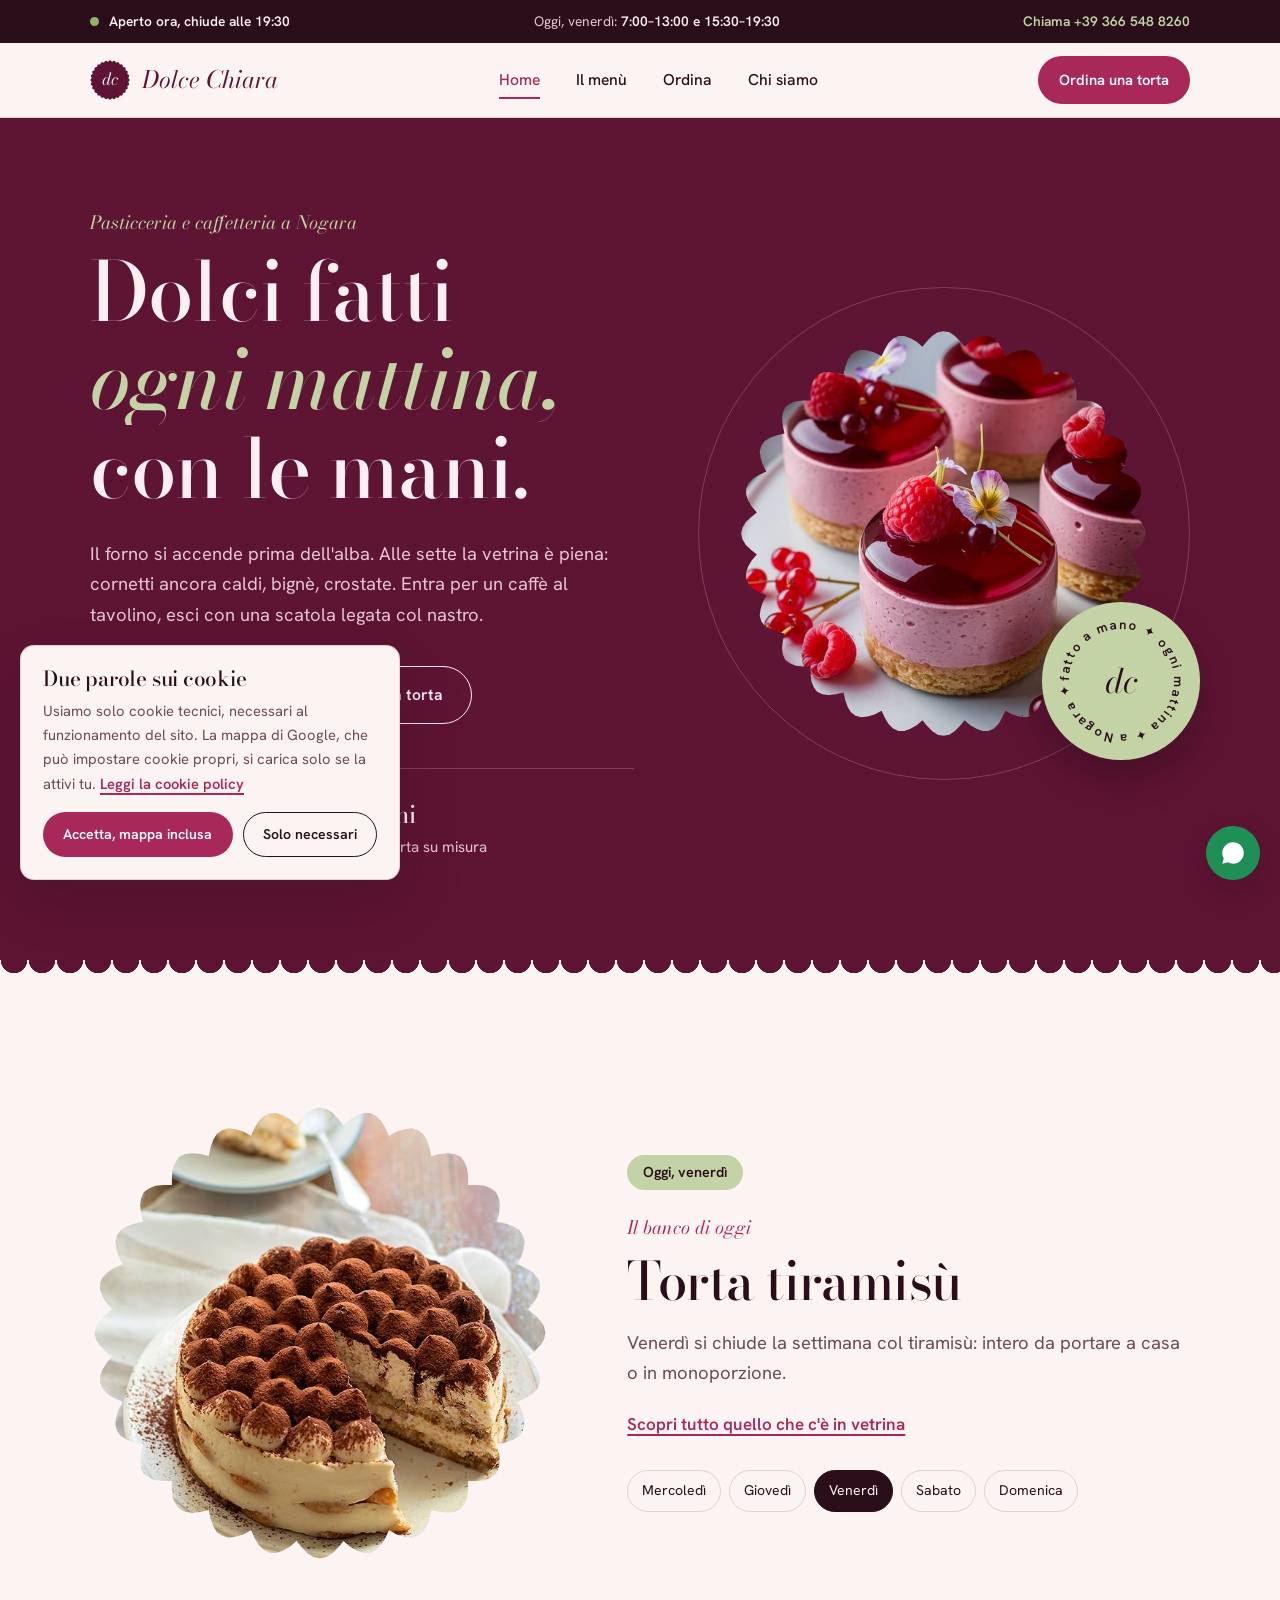
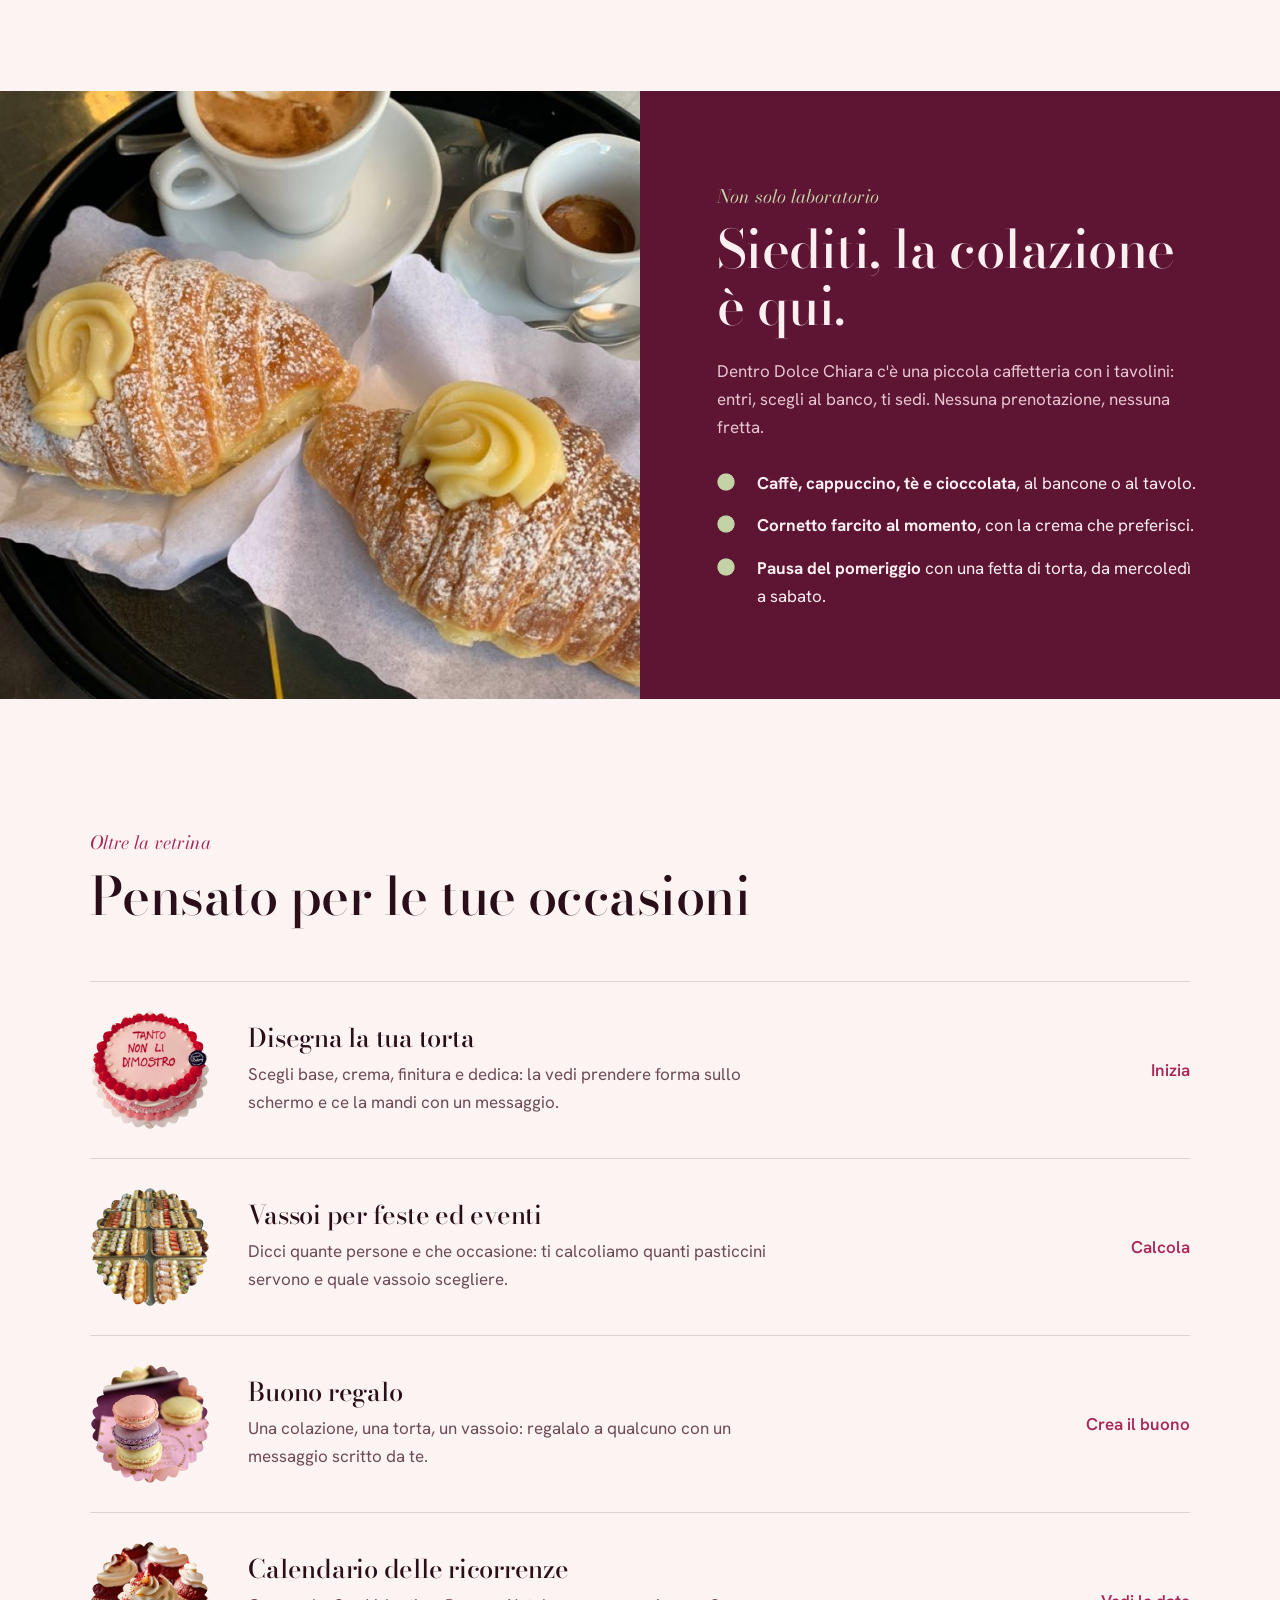
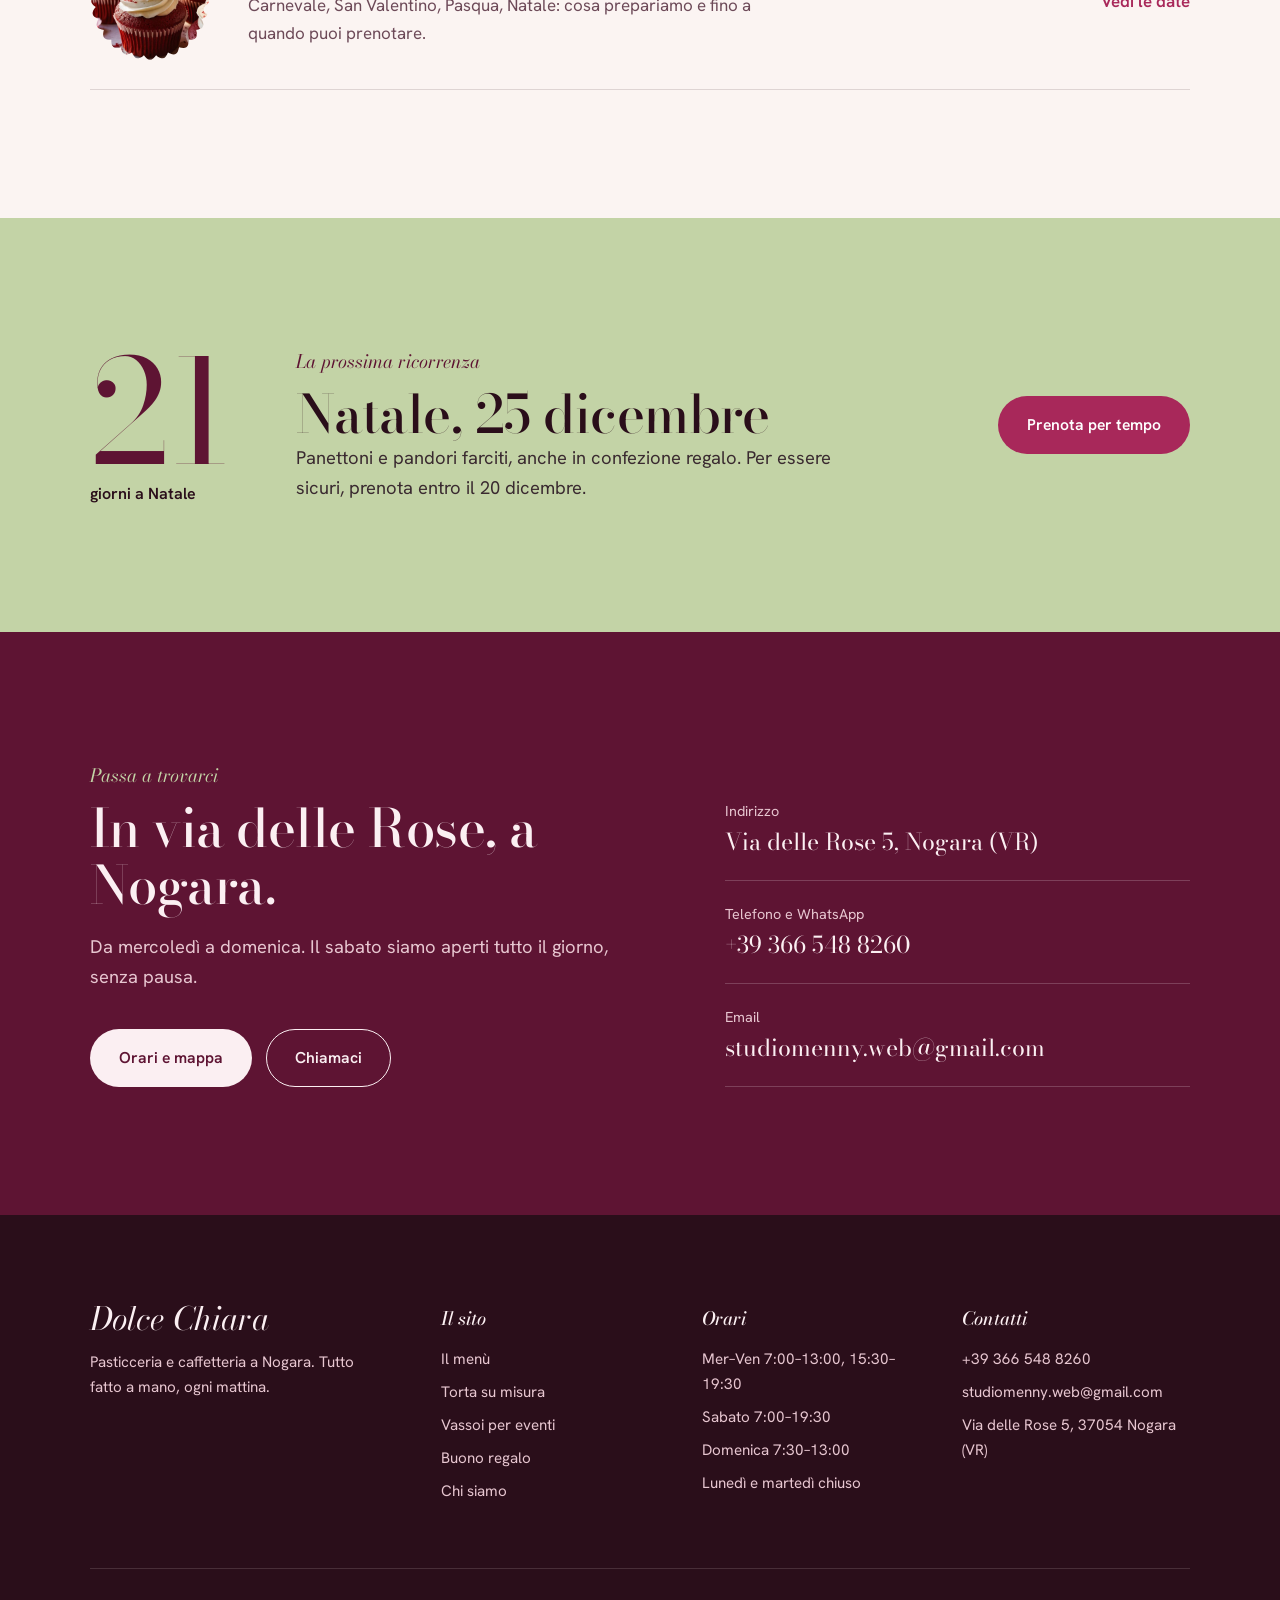
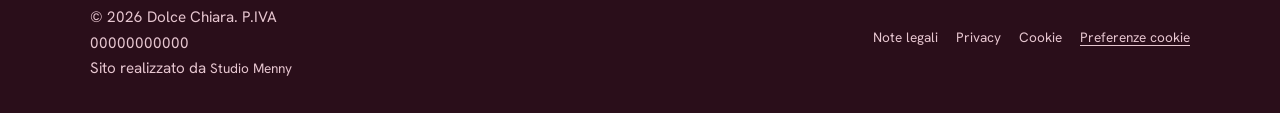
<file: index.html>
<!DOCTYPE html>
<html lang="it">
<head>
<meta charset="UTF-8">
<meta name="viewport" content="width=device-width, initial-scale=1">
<title>Dolce Chiara | Pasticceria e caffetteria a Nogara</title>
<meta name="description" content="Cornetti sfornati ogni mattina, colazione al tavolino, torte su misura e vassoi per le feste. Pasticceria e caffetteria a Nogara (VR).">
<meta name="theme-color" content="#5E1433">
<meta property="og:type" content="website">
<meta property="og:locale" content="it_IT">
<meta property="og:site_name" content="Dolce Chiara">
<meta property="og:title" content="Dolce Chiara | Pasticceria e caffetteria a Nogara">
<meta property="og:description" content="Cornetti ogni mattina, colazione al tavolino, torte su misura e vassoi per le feste.">
<meta property="og:image" content="https://studiomenny.github.io/DOLCE-CHIARA/images/monoporzione_frutti_rossi.jpg">
<meta property="og:url" content="https://studiomenny.github.io/DOLCE-CHIARA/">
<meta name="twitter:card" content="summary_large_image">
<link rel="icon" href="data:image/svg+xml,%3Csvg xmlns='http://www.w3.org/2000/svg' viewBox='0 0 100 100'%3E%3Ccircle cx='50' cy='50' r='48' fill='%235E1433'/%3E%3Ctext x='50' y='64' text-anchor='middle' font-family='Georgia,serif' font-style='italic' font-size='46' fill='%23C3D3A6'%3Edc%3C/text%3E%3C/svg%3E">
<link rel="preconnect" href="https://fonts.googleapis.com">
<link rel="preconnect" href="https://fonts.gstatic.com" crossorigin>
<link href="https://fonts.googleapis.com/css2?family=Bodoni+Moda:ital,opsz,wght@0,6..96,400..700;1,6..96,400..700&family=Hanken+Grotesk:wght@400;500;600;700&display=swap" rel="stylesheet">
<link rel="stylesheet" href="css/style.css">
<script>document.documentElement.classList.add('js')</script>
<script src="js/main.js" defer></script>
</head>
<body data-pagina="home">
<noscript><p class="wrap" style="padding:14px 0">Menu: <a href="menu.html">Il menù</a>, <a href="ordina.html">Ordina</a>, <a href="chi-siamo.html">Chi siamo</a>. Telefono <a href="tel:+393665488260">+39 366 548 8260</a>.</p></noscript>

<main id="contenuto">

  <section class="hero smerlo scuro">
    <div class="wrap">
      <div>
        <span class="cappello">Pasticceria e caffetteria a Nogara</span>
        <h1>
          <span class="riga"><span>Dolci fatti</span></span>
          <span class="riga"><span><em>ogni mattina,</em></span></span>
          <span class="riga"><span>con le mani.</span></span>
        </h1>
        <p class="intro">Il forno si accende prima dell'alba. Alle sette la vetrina è piena: cornetti ancora caldi, bignè, crostate. Entra per un caffè al tavolino, esci con una scatola legata col nastro.</p>
        <div class="hero-azioni">
          <a class="btn btn-chiaro" href="menu.html">Guarda il menù</a>
          <a class="btn btn-bordo" href="ordina.html#torta">Disegna la tua torta</a>
        </div>
        <div class="hero-fatti">
          <p><strong>7:00</strong>vetrina piena</p>
          <p><strong>21</strong>dolci in carta</p>
          <p><strong>3 giorni</strong>per una torta su misura</p>
        </div>
      </div>

      <div class="piatto" aria-hidden="true">
        <div class="piatto-anello"></div>
        <div class="piatto-foto"><img src="images/monoporzione_frutti_rossi.jpg" alt=""></div>
        <div class="timbro">
          <svg viewBox="0 0 100 100"><defs><path id="giro" d="M50 50 m-38 0 a38 38 0 1 1 76 0 a38 38 0 1 1 -76 0"/></defs><text><textPath href="#giro" textLength="236" lengthAdjust="spacing">fatto a mano ✦ ogni mattina ✦ a Nogara ✦</textPath></text></svg>
          <span class="timbro-centro">dc</span>
        </div>
      </div>
    </div>
  </section>

  <section class="sez" aria-labelledby="banco-titolo">
    <div class="wrap oggi appare" data-banco>
      <div class="oggi-foto"><img data-banco-foto src="images/bigne_cioccolato.jpg" alt="Bignè al cioccolato"></div>
      <div>
        <span class="oggi-giorno" data-banco-giorno>Oggi</span>
        <span class="cappello" id="banco-titolo">Il banco di oggi</span>
        <h2 data-banco-nome>Bignè al cioccolato</h2>
        <p class="intro" data-banco-frase>Ogni giorno di apertura c'è un dolce in primo piano.</p>
        <p style="margin-top:22px"><a class="link" href="menu.html">Scopri tutto quello che c'è in vetrina</a></p>
        <div class="oggi-settimana" aria-label="Il dolce in evidenza negli altri giorni"></div>
      </div>
    </div>
  </section>

  <section class="caffe" aria-labelledby="caffe-titolo">
    <div class="caffe-foto"><img src="images/colazione.jpg" alt="Due cornetti alla crema con cappuccino e caffè su un vassoio al tavolino" loading="lazy"></div>
    <div class="caffe-testo scuro">
      <span class="cappello">Non solo laboratorio</span>
      <h2 id="caffe-titolo">Siediti, la colazione è qui.</h2>
      <p>Dentro Dolce Chiara c'è una piccola caffetteria con i tavolini: entri, scegli al banco, ti sedi. Nessuna prenotazione, nessuna fretta.</p>
      <ul class="caffe-lista">
        <li><span><strong>Caffè, cappuccino, tè e cioccolata</strong>, al bancone o al tavolo.</span></li>
        <li><span><strong>Cornetto farcito al momento</strong>, con la crema che preferisci.</span></li>
        <li><span><strong>Pausa del pomeriggio</strong> con una fetta di torta, da mercoledì a sabato.</span></li>
      </ul>
    </div>
  </section>

  <section class="sez" aria-labelledby="servizi-titolo">
    <div class="wrap">
      <div class="testa appare">
        <span class="cappello">Oltre la vetrina</span>
        <h2 id="servizi-titolo">Pensato per le tue occasioni</h2>
      </div>
      <div class="servizi appare">
        <a class="servizio" href="ordina.html#torta">
          <span class="servizio-foto"><img src="images/torta_con_dedica.jpg" alt="" loading="lazy"></span>
          <span><h3>Disegna la tua torta</h3><p>Scegli base, crema, finitura e dedica: la vedi prendere forma sullo schermo e ce la mandi con un messaggio.</p></span>
          <span class="servizio-vai">Inizia</span>
        </a>
        <a class="servizio" href="ordina.html#vassoi">
          <span class="servizio-foto"><img src="images/vassoi_pasticceria.jpg" alt="" loading="lazy"></span>
          <span><h3>Vassoi per feste ed eventi</h3><p>Dicci quante persone e che occasione: ti calcoliamo quanti pasticcini servono e quale vassoio scegliere.</p></span>
          <span class="servizio-vai">Calcola</span>
        </a>
        <a class="servizio" href="ordina.html#buono">
          <span class="servizio-foto"><img src="images/macarons.jpg" alt="" loading="lazy"></span>
          <span><h3>Buono regalo</h3><p>Una colazione, una torta, un vassoio: regalalo a qualcuno con un messaggio scritto da te.</p></span>
          <span class="servizio-vai">Crea il buono</span>
        </a>
        <a class="servizio" href="ordina.html#ricorrenze">
          <span class="servizio-foto"><img src="images/cupcake_red_velvet.jpg" alt="" loading="lazy"></span>
          <span><h3>Calendario delle ricorrenze</h3><p>Carnevale, San Valentino, Pasqua, Natale: cosa prepariamo e fino a quando puoi prenotare.</p></span>
          <span class="servizio-vai">Vedi le date</span>
        </a>
      </div>
    </div>
  </section>

  <section class="sez sez-pistacchio" aria-labelledby="festa-titolo" data-prossima>
    <div class="wrap ricorrenza appare">
      <p class="conta" data-conta>…</p>
      <div>
        <span class="cappello" style="color:var(--lampone)">La prossima ricorrenza</span>
        <h2 id="festa-titolo" data-festa-nome>In arrivo</h2>
        <p class="intro" data-festa-testo></p>
      </div>
      <a class="btn btn-pieno" href="ordina.html#ricorrenze">Prenota per tempo</a>
    </div>
  </section>

  <section class="sez sez-scura scuro" aria-labelledby="visita-titolo">
    <div class="wrap visita appare">
      <div>
        <span class="cappello">Passa a trovarci</span>
        <h2 id="visita-titolo">In via delle Rose, a Nogara.</h2>
        <p class="intro" style="margin-top:18px">Da mercoledì a domenica. Il sabato siamo aperti tutto il giorno, senza pausa.</p>
        <div class="hero-azioni">
          <a class="btn btn-chiaro" href="chi-siamo.html#dove">Orari e mappa</a>
          <a class="btn btn-bordo" href="tel:+393665488260">Chiamaci</a>
        </div>
      </div>
      <div class="visita-dati">
        <div><span>Indirizzo</span><p>Via delle Rose 5, Nogara (VR)</p></div>
        <div><span>Telefono e WhatsApp</span><a href="tel:+393665488260">+39 366 548 8260</a></div>
        <div><span>Email</span><a href="mailto:studiomenny.web@gmail.com">studiomenny.web@gmail.com</a></div>
      </div>
    </div>
  </section>

</main>
</body>
</html>
</file>
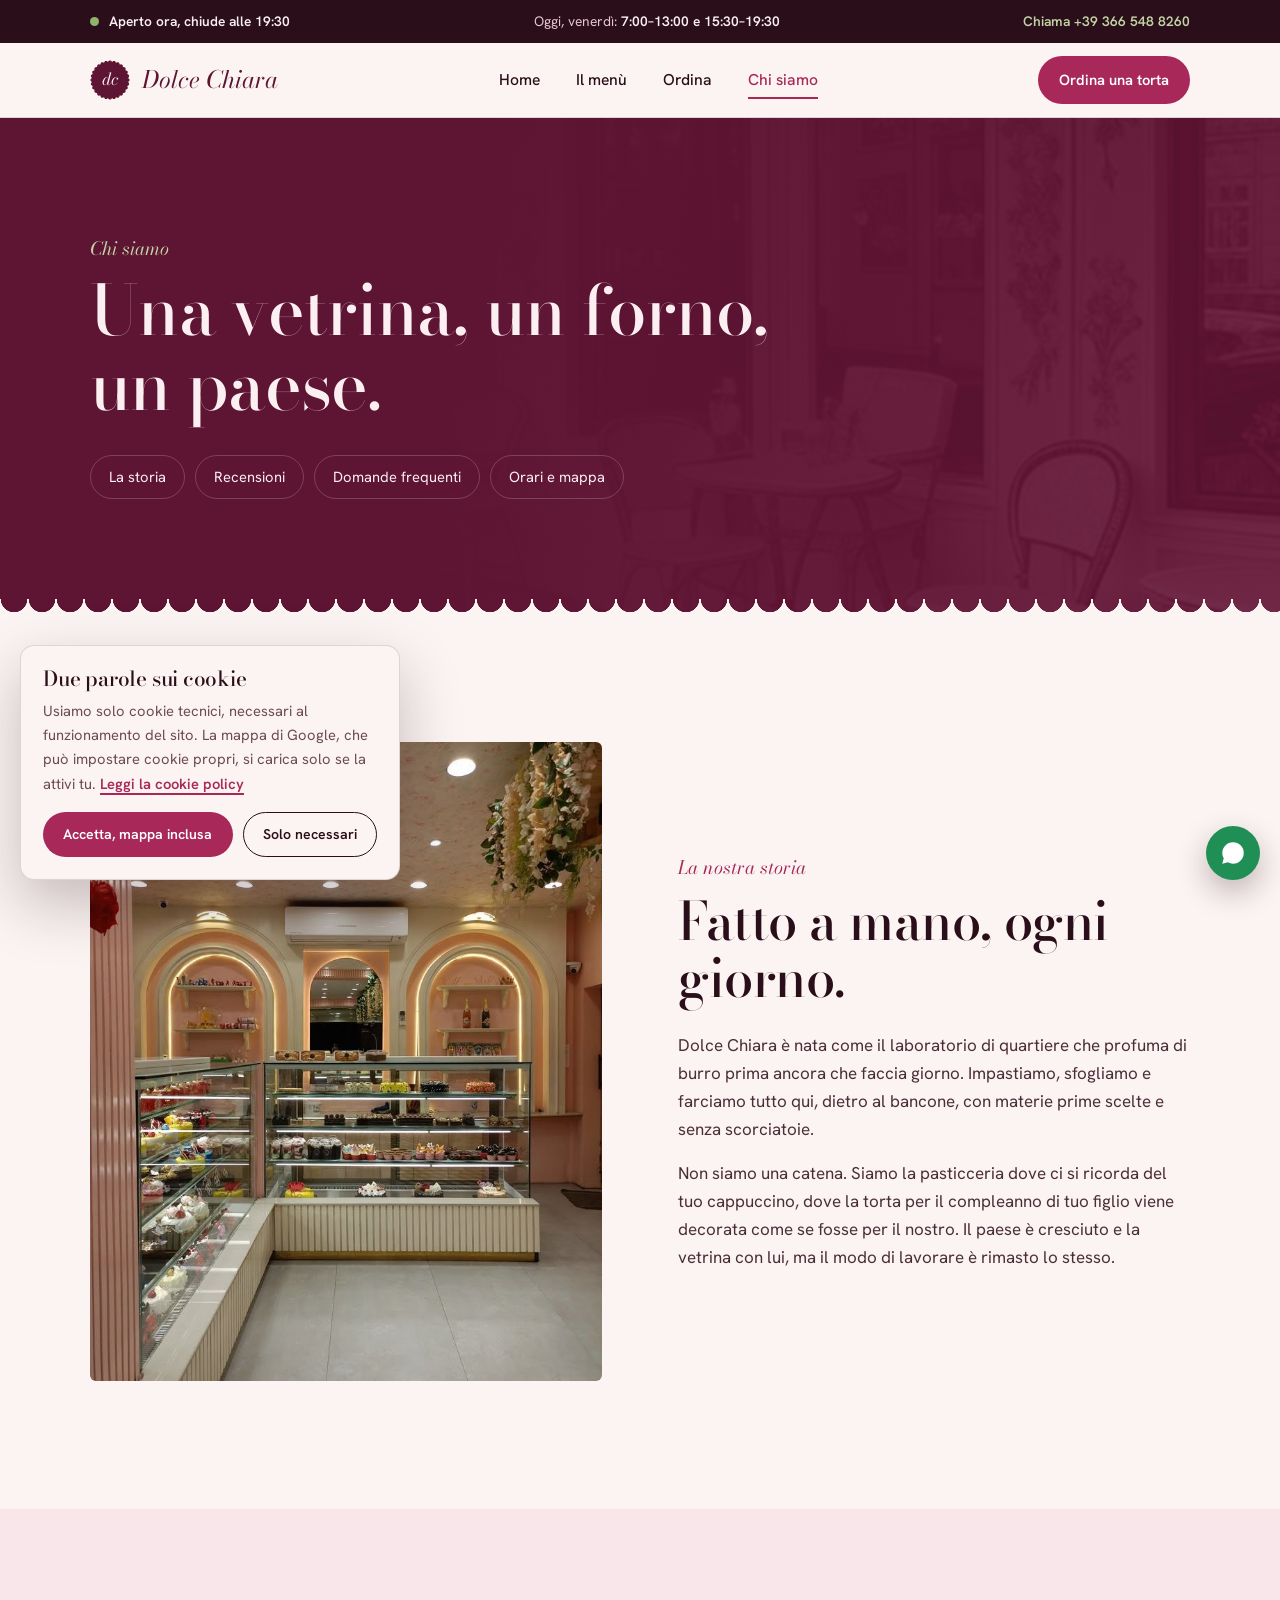
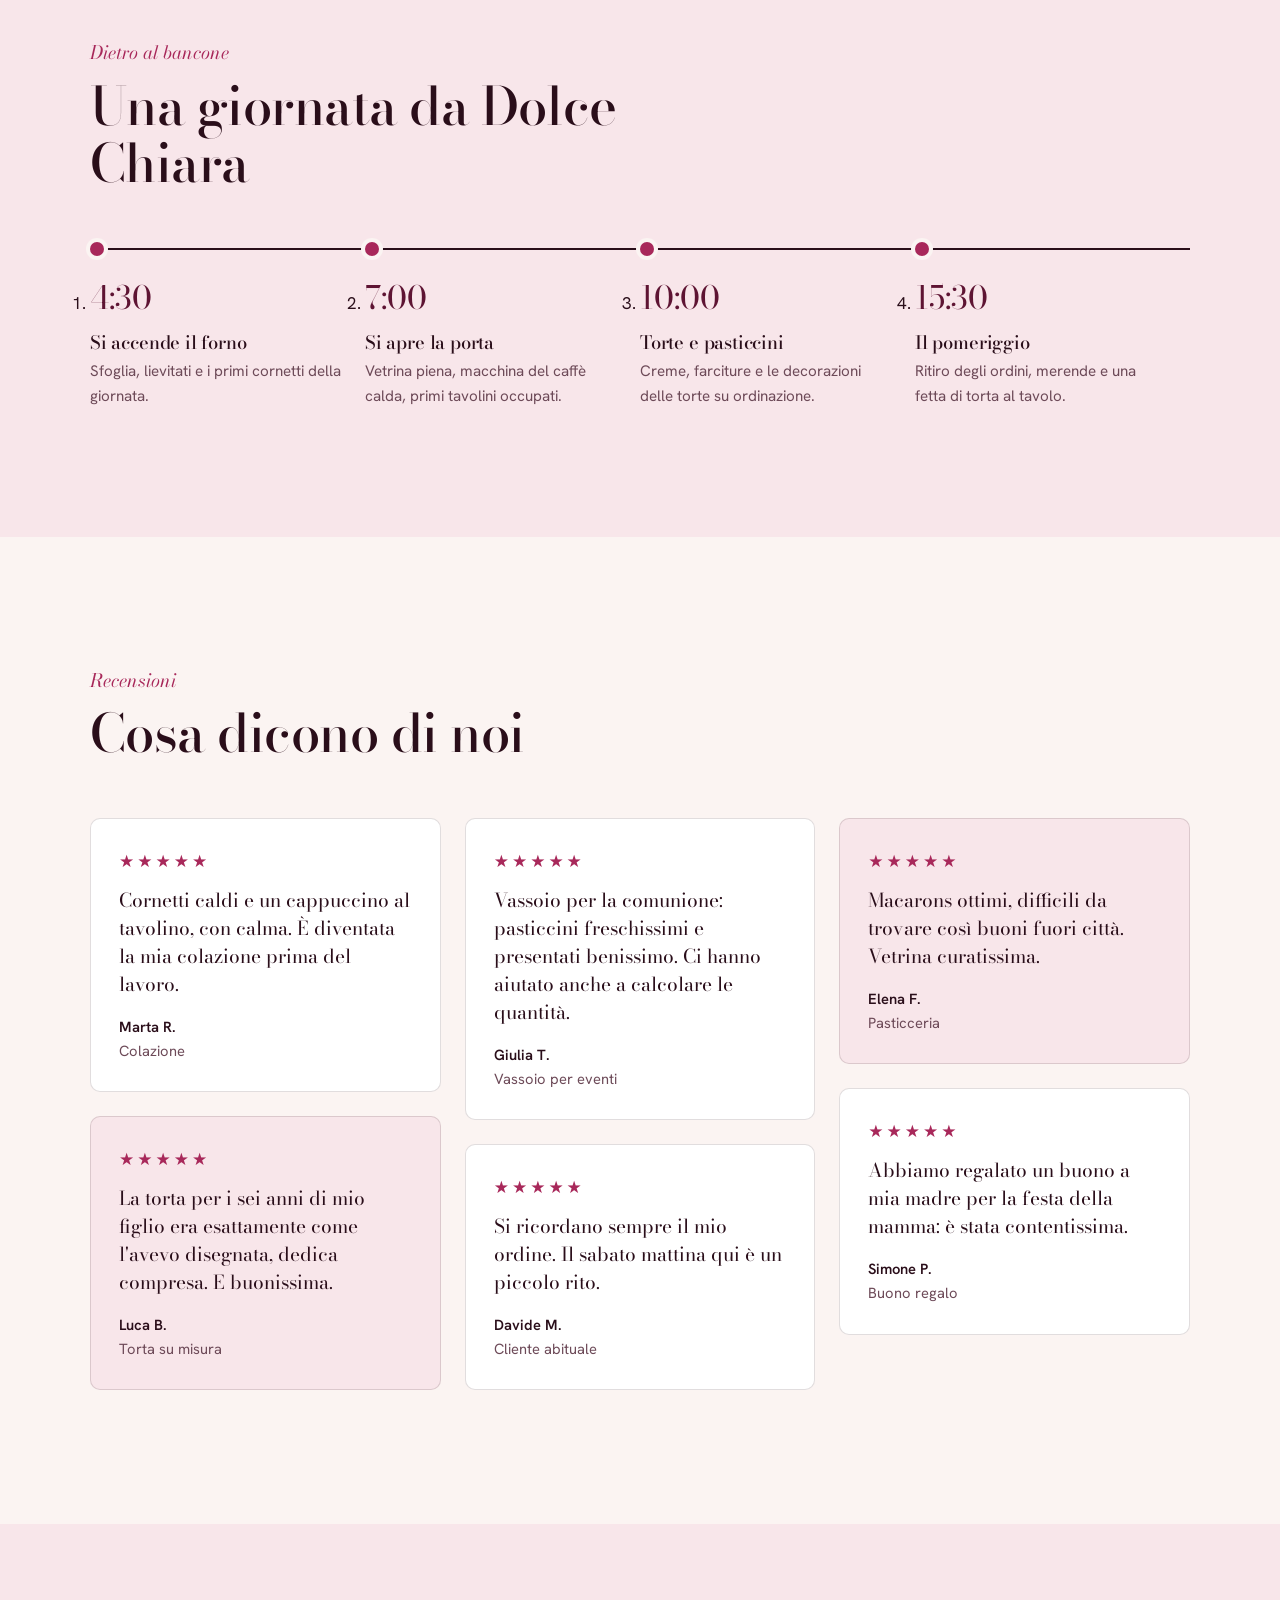
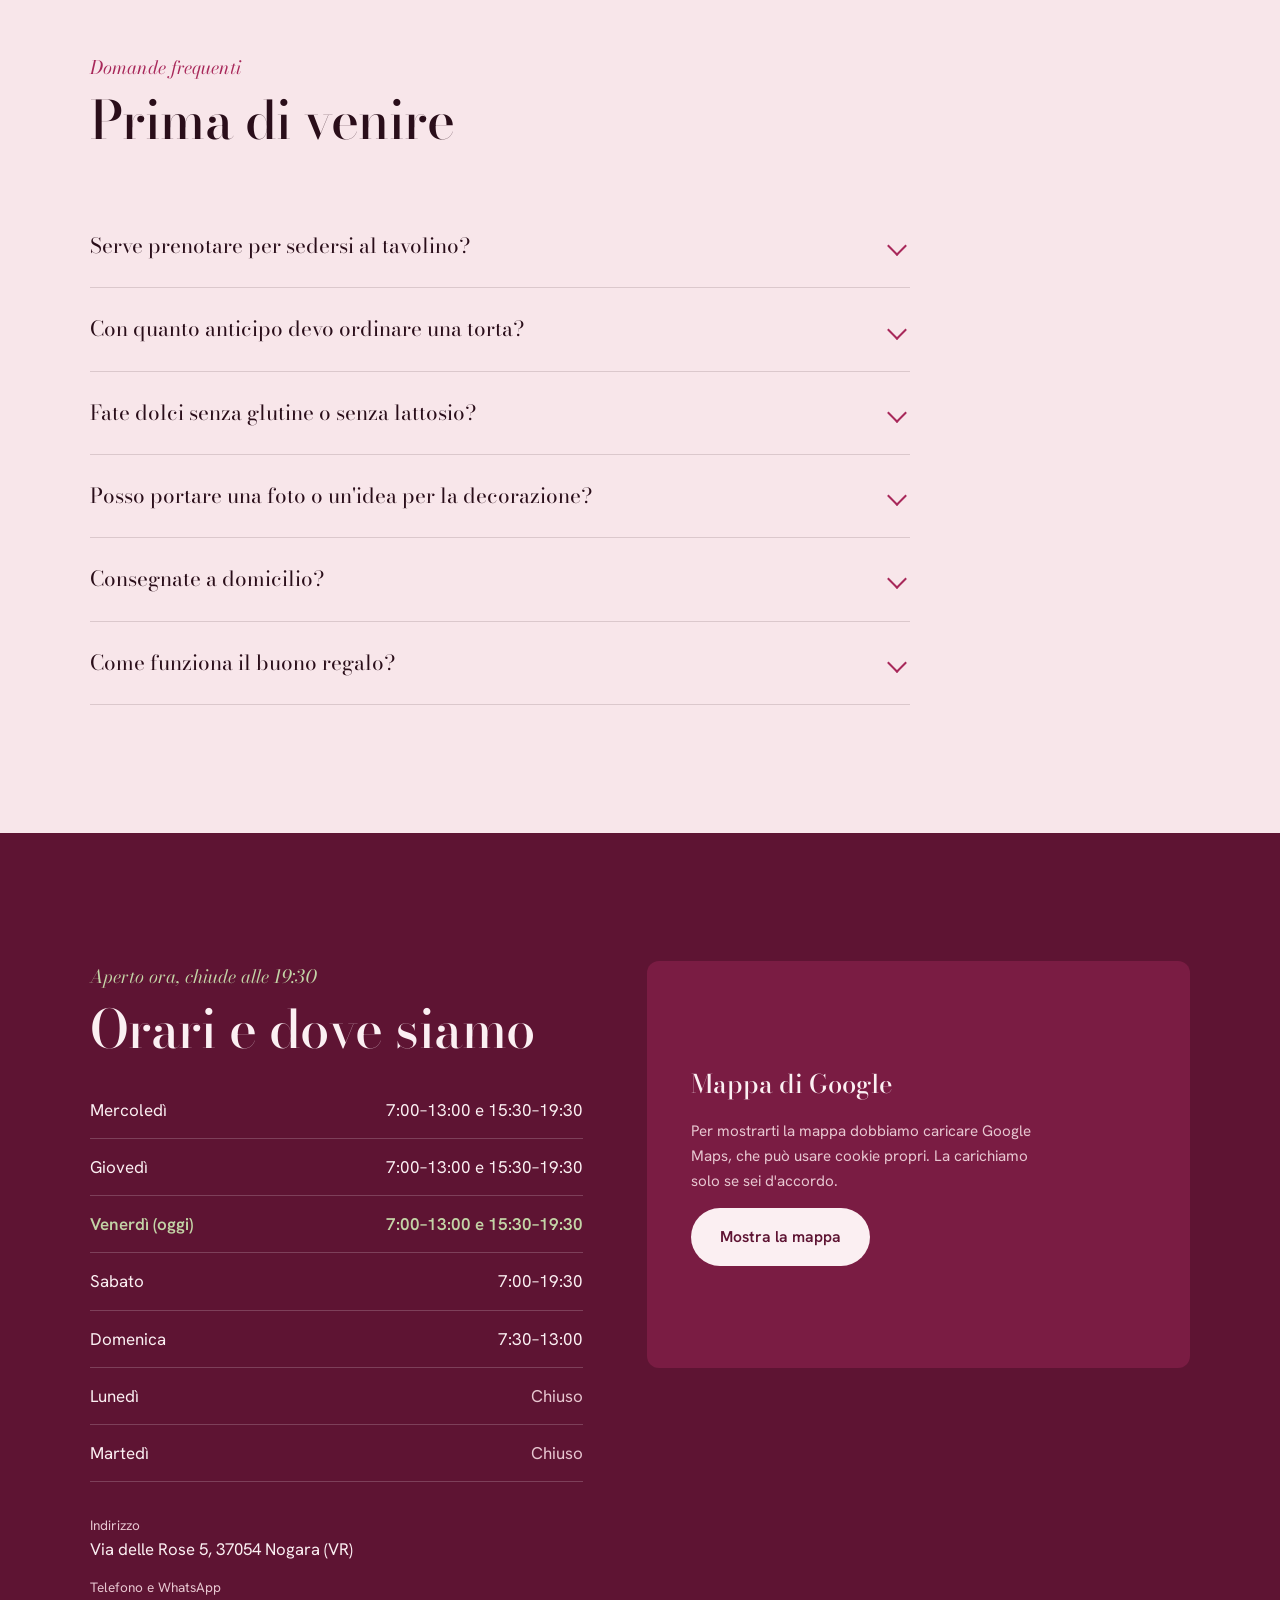
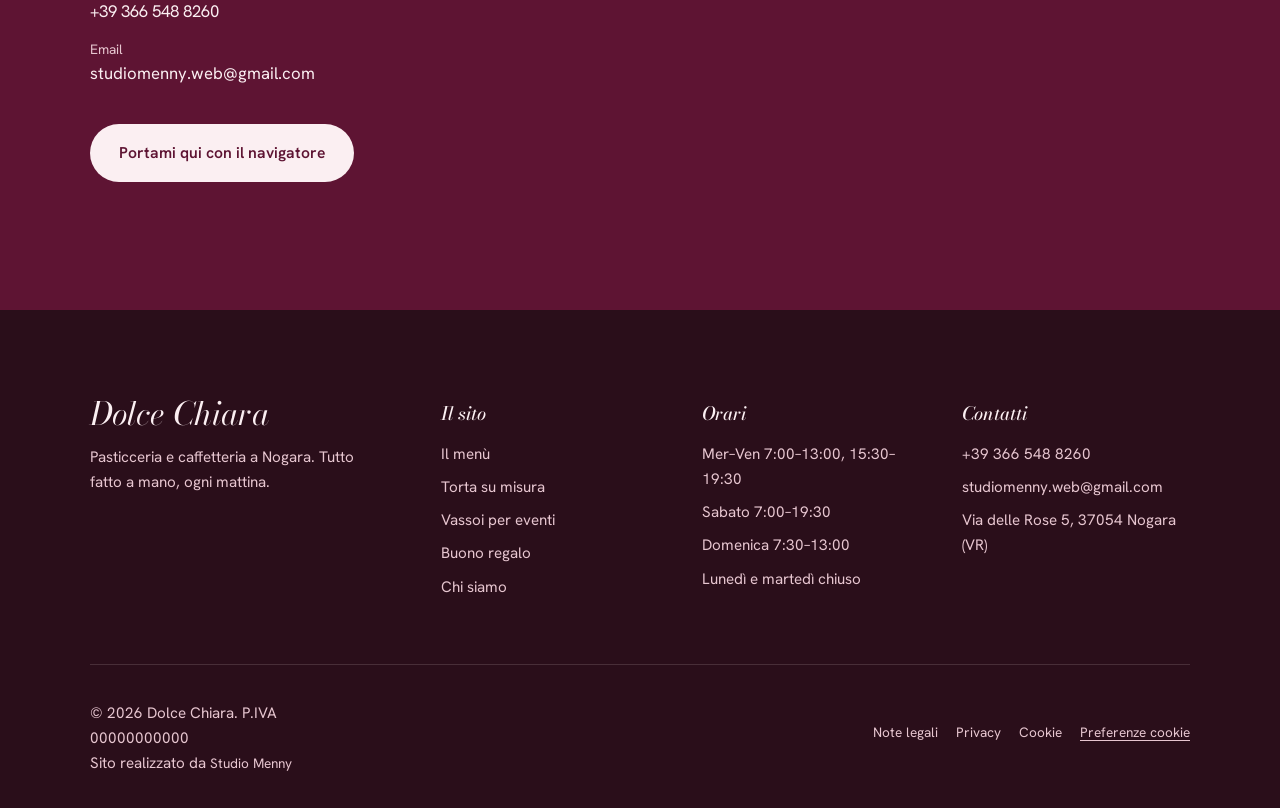
<file: chi-siamo.html>
<!DOCTYPE html>
<html lang="it">
<head>
<meta charset="UTF-8">
<meta name="viewport" content="width=device-width, initial-scale=1">
<title>Chi siamo, orari e dove trovarci | Dolce Chiara</title>
<meta name="description" content="La storia di Dolce Chiara, la giornata del laboratorio, cosa dicono i clienti, le domande frequenti, gli orari e la mappa.">
<meta name="theme-color" content="#5E1433">
<meta property="og:type" content="website">
<meta property="og:locale" content="it_IT">
<meta property="og:site_name" content="Dolce Chiara">
<meta property="og:title" content="Chi siamo | Dolce Chiara">
<meta property="og:description" content="La nostra storia, cosa dicono di noi, orari e dove trovarci a Nogara.">
<meta property="og:image" content="https://studiomenny.github.io/DOLCE-CHIARA/images/negozio_interno.jpg">
<meta property="og:url" content="https://studiomenny.github.io/DOLCE-CHIARA/chi-siamo.html">
<meta name="twitter:card" content="summary_large_image">
<link rel="icon" href="data:image/svg+xml,%3Csvg xmlns='http://www.w3.org/2000/svg' viewBox='0 0 100 100'%3E%3Ccircle cx='50' cy='50' r='48' fill='%235E1433'/%3E%3Ctext x='50' y='64' text-anchor='middle' font-family='Georgia,serif' font-style='italic' font-size='46' fill='%23C3D3A6'%3Edc%3C/text%3E%3C/svg%3E">
<link rel="preconnect" href="https://fonts.googleapis.com">
<link rel="preconnect" href="https://fonts.gstatic.com" crossorigin>
<link href="https://fonts.googleapis.com/css2?family=Bodoni+Moda:ital,opsz,wght@0,6..96,400..700;1,6..96,400..700&family=Hanken+Grotesk:wght@400;500;600;700&display=swap" rel="stylesheet">
<link rel="stylesheet" href="css/style.css">
<script>document.documentElement.classList.add('js')</script>
<script src="js/main.js" defer></script>
</head>
<body data-pagina="chi-siamo">
<noscript><p class="wrap" style="padding:14px 0">Orari: mer–ven 7:00–13:00 e 15:30–19:30, sabato 7:00–19:30, domenica 7:30–13:00, lunedì e martedì chiuso.</p></noscript>

<main id="contenuto">
  <section class="pagina-testa smerlo scuro">
    <img src="images/negozio_esterno.jpg" alt="">
    <div class="wrap">
      <span class="cappello">Chi siamo</span>
      <h1>Una vetrina, un forno, un paese.</h1>
      <nav class="sotto-menu" aria-label="In questa pagina">
        <a href="#storia">La storia</a><a href="#recensioni">Recensioni</a><a href="#domande">Domande frequenti</a><a href="#dove">Orari e mappa</a>
      </nav>
    </div>
  </section>

  <section class="sez" id="storia" aria-labelledby="storia-titolo">
    <div class="wrap storia">
      <div class="storia-foto appare"><img src="images/negozio_interno.jpg" alt="Il bancone di Dolce Chiara con le vetrine dei dolci e le nicchie illuminate" loading="lazy"></div>
      <div class="appare">
        <span class="cappello">La nostra storia</span>
        <h2 id="storia-titolo" style="margin-bottom:24px">Fatto a mano, ogni giorno.</h2>
        <p>Dolce Chiara è nata come il laboratorio di quartiere che profuma di burro prima ancora che faccia giorno. Impastiamo, sfogliamo e farciamo tutto qui, dietro al bancone, con materie prime scelte e senza scorciatoie.</p>
        <p>Non siamo una catena. Siamo la pasticceria dove ci si ricorda del tuo cappuccino, dove la torta per il compleanno di tuo figlio viene decorata come se fosse per il nostro. Il paese è cresciuto e la vetrina con lui, ma il modo di lavorare è rimasto lo stesso.</p>
      </div>
    </div>
  </section>

  <section class="sez sez-rosa" aria-labelledby="giornata-titolo">
    <div class="wrap">
      <div class="testa appare">
        <span class="cappello">Dietro al bancone</span>
        <h2 id="giornata-titolo">Una giornata da Dolce Chiara</h2>
      </div>
      <ol class="giornata appare">
        <li><span class="ora">4:30</span><h3>Si accende il forno</h3><p>Sfoglia, lievitati e i primi cornetti della giornata.</p></li>
        <li><span class="ora">7:00</span><h3>Si apre la porta</h3><p>Vetrina piena, macchina del caffè calda, primi tavolini occupati.</p></li>
        <li><span class="ora">10:00</span><h3>Torte e pasticcini</h3><p>Creme, farciture e le decorazioni delle torte su ordinazione.</p></li>
        <li><span class="ora">15:30</span><h3>Il pomeriggio</h3><p>Ritiro degli ordini, merende e una fetta di torta al tavolo.</p></li>
      </ol>
    </div>
  </section>

  <section class="sez" id="recensioni" aria-labelledby="rec-titolo">
    <div class="wrap">
      <div class="testa appare">
        <span class="cappello">Recensioni</span>
        <h2 id="rec-titolo">Cosa dicono di noi</h2>
      </div>
      <div class="recensioni">
        <figure class="recensione appare"><div class="stelle" aria-label="5 stelle su 5">★★★★★</div><blockquote>Cornetti caldi e un cappuccino al tavolino, con calma. È diventata la mia colazione prima del lavoro.</blockquote><figcaption>Marta R.<span>Colazione</span></figcaption></figure>
        <figure class="recensione appare"><div class="stelle" aria-label="5 stelle su 5">★★★★★</div><blockquote>La torta per i sei anni di mio figlio era esattamente come l'avevo disegnata, dedica compresa. E buonissima.</blockquote><figcaption>Luca B.<span>Torta su misura</span></figcaption></figure>
        <figure class="recensione appare"><div class="stelle" aria-label="5 stelle su 5">★★★★★</div><blockquote>Vassoio per la comunione: pasticcini freschissimi e presentati benissimo. Ci hanno aiutato anche a calcolare le quantità.</blockquote><figcaption>Giulia T.<span>Vassoio per eventi</span></figcaption></figure>
        <figure class="recensione appare"><div class="stelle" aria-label="5 stelle su 5">★★★★★</div><blockquote>Si ricordano sempre il mio ordine. Il sabato mattina qui è un piccolo rito.</blockquote><figcaption>Davide M.<span>Cliente abituale</span></figcaption></figure>
        <figure class="recensione appare"><div class="stelle" aria-label="5 stelle su 5">★★★★★</div><blockquote>Macarons ottimi, difficili da trovare così buoni fuori città. Vetrina curatissima.</blockquote><figcaption>Elena F.<span>Pasticceria</span></figcaption></figure>
        <figure class="recensione appare"><div class="stelle" aria-label="5 stelle su 5">★★★★★</div><blockquote>Abbiamo regalato un buono a mia madre per la festa della mamma: è stata contentissima.</blockquote><figcaption>Simone P.<span>Buono regalo</span></figcaption></figure>
      </div>
    </div>
  </section>

  <section class="sez sez-rosa" id="domande" aria-labelledby="faq-titolo">
    <div class="wrap">
      <div class="testa appare">
        <span class="cappello">Domande frequenti</span>
        <h2 id="faq-titolo">Prima di venire</h2>
      </div>
      <div class="faq appare">
        <details><summary>Serve prenotare per sedersi al tavolino?</summary><p>No. I tavolini sono liberi: entri, scegli al banco e ti siedi. Per gruppi numerosi chiamaci prima, così ti teniamo i posti vicini.</p></details>
        <details><summary>Con quanto anticipo devo ordinare una torta?</summary><p>Almeno 3 giorni. Sotto le feste, e per torte a due piani, meglio una settimana. Il configuratore ti lascia scegliere solo date possibili.</p></details>
        <details><summary>Fate dolci senza glutine o senza lattosio?</summary><p>Su richiesta possiamo preparare alcune ricette senza lattosio o senza frutta a guscio. Il laboratorio però lavora anche questi ingredienti, quindi non possiamo garantire l'assenza di tracce: per allergie gravi parliamone prima.</p></details>
        <details><summary>Posso portare una foto o un'idea per la decorazione?</summary><p>Certo. Mandaci l'immagine su WhatsApp insieme alla richiesta e ti diciamo cosa si può realizzare.</p></details>
        <details><summary>Consegnate a domicilio?</summary><p>Di solito si ritira in negozio. Per eventi grandi a Nogara e dintorni chiamaci: vediamo insieme come organizzarci.</p></details>
        <details><summary>Come funziona il buono regalo?</summary><p>Lo richiedi dal sito, lo prepariamo stampato e lo ritiri in negozio. Chi lo riceve può usarlo per colazioni, dolci in vetrina o torte su ordinazione.</p></details>
      </div>
    </div>
  </section>

  <section class="sez sez-scura scuro" id="dove" aria-labelledby="dove-titolo">
    <div class="wrap dove">
      <div class="appare">
        <span class="cappello" data-stato-grande>Orari</span>
        <h2 id="dove-titolo" style="margin-bottom:24px">Orari e dove siamo</h2>
        <table class="orari"><caption class="sr">Orari di apertura settimanali</caption><tbody data-orari></tbody></table>
        <div class="contatti">
          <p><span>Indirizzo</span>Via delle Rose 5, 37054 Nogara (VR)</p>
          <a href="tel:+393665488260"><span>Telefono e WhatsApp</span>+39 366 548 8260</a>
          <a href="mailto:studiomenny.web@gmail.com"><span>Email</span>studiomenny.web@gmail.com</a>
        </div>
        <div class="hero-azioni">
          <a class="btn btn-chiaro" href="https://www.google.com/maps/search/?api=1&query=Nogara+VR" target="_blank" rel="noopener">Portami qui con il navigatore</a>
        </div>
      </div>
      <div class="mappa appare" data-mappa>
        <div class="mappa-consenso">
          <strong>Mappa di Google</strong>
          <p>Per mostrarti la mappa dobbiamo caricare Google Maps, che può usare cookie propri. La carichiamo solo se sei d'accordo.</p>
          <button class="btn btn-chiaro" type="button" data-attiva-mappa>Mostra la mappa</button>
        </div>
      </div>
    </div>
  </section>
</main>
</body>
</html>
</file>
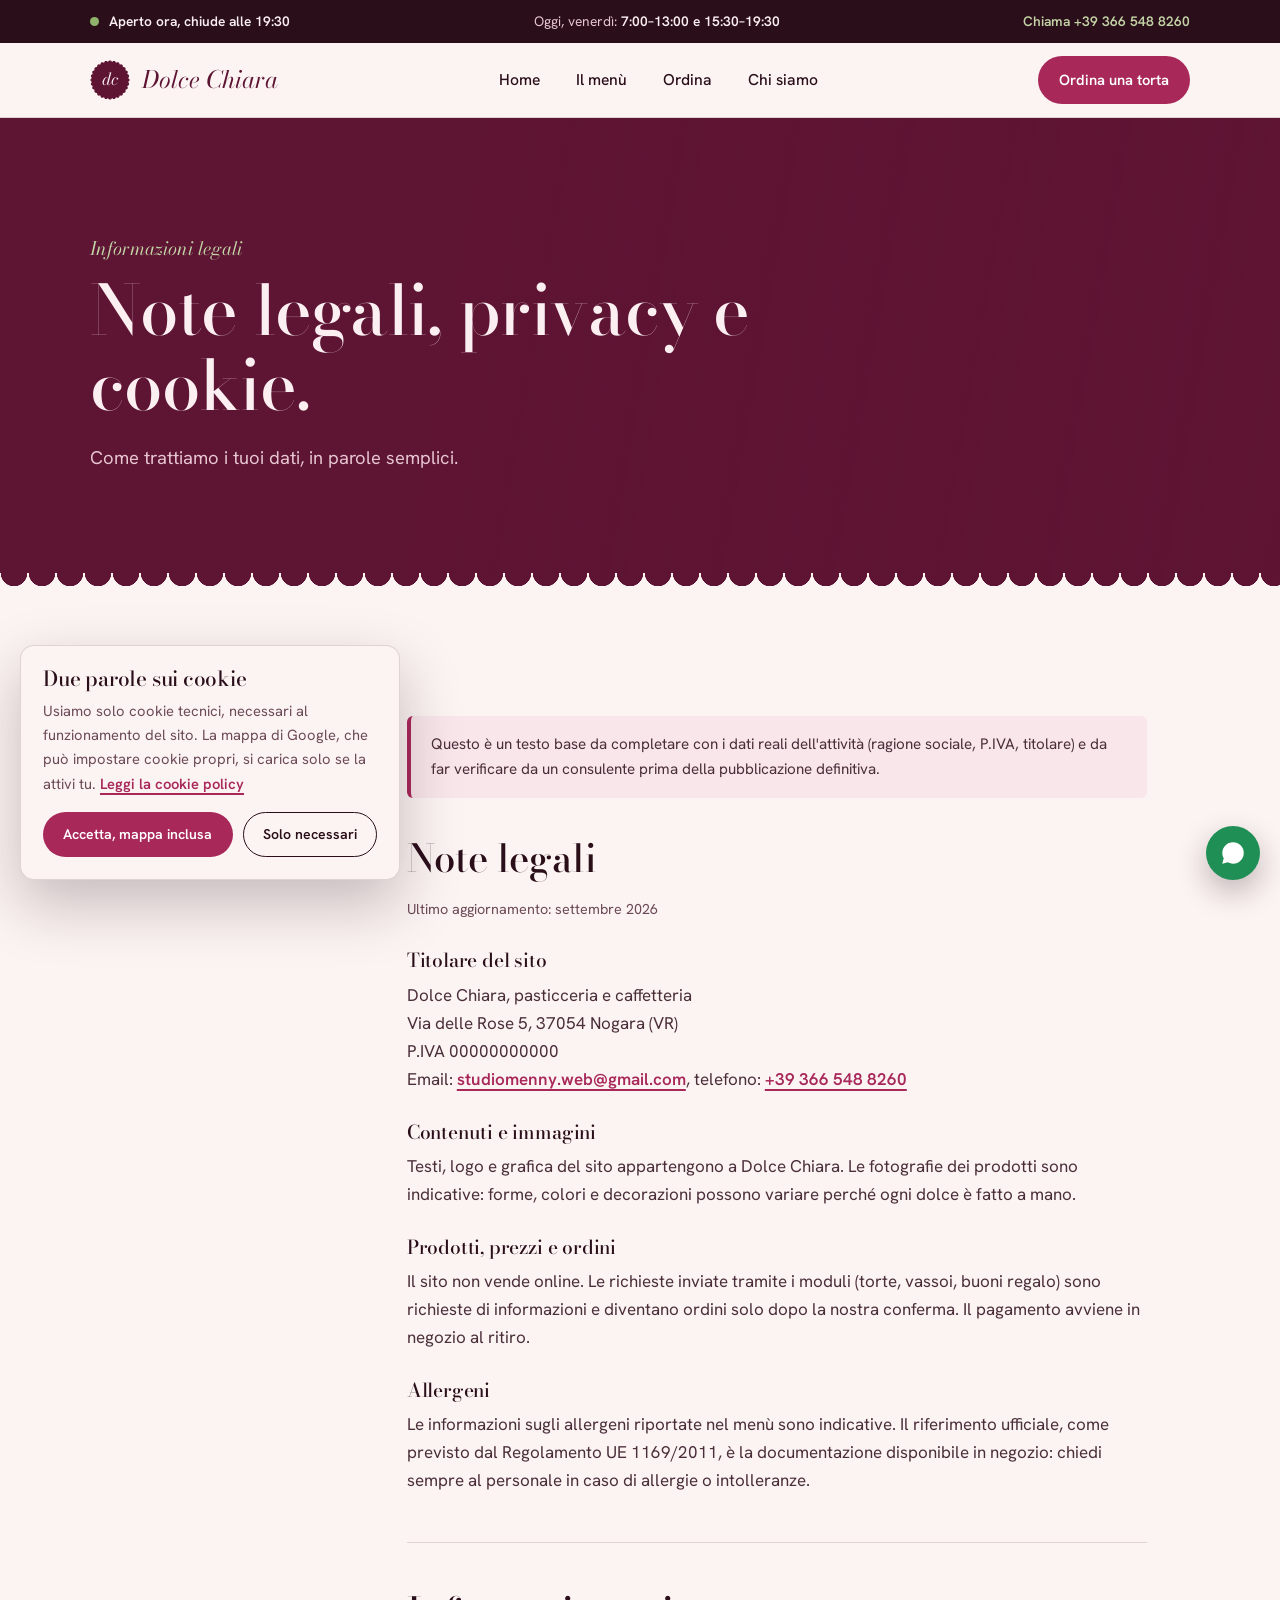
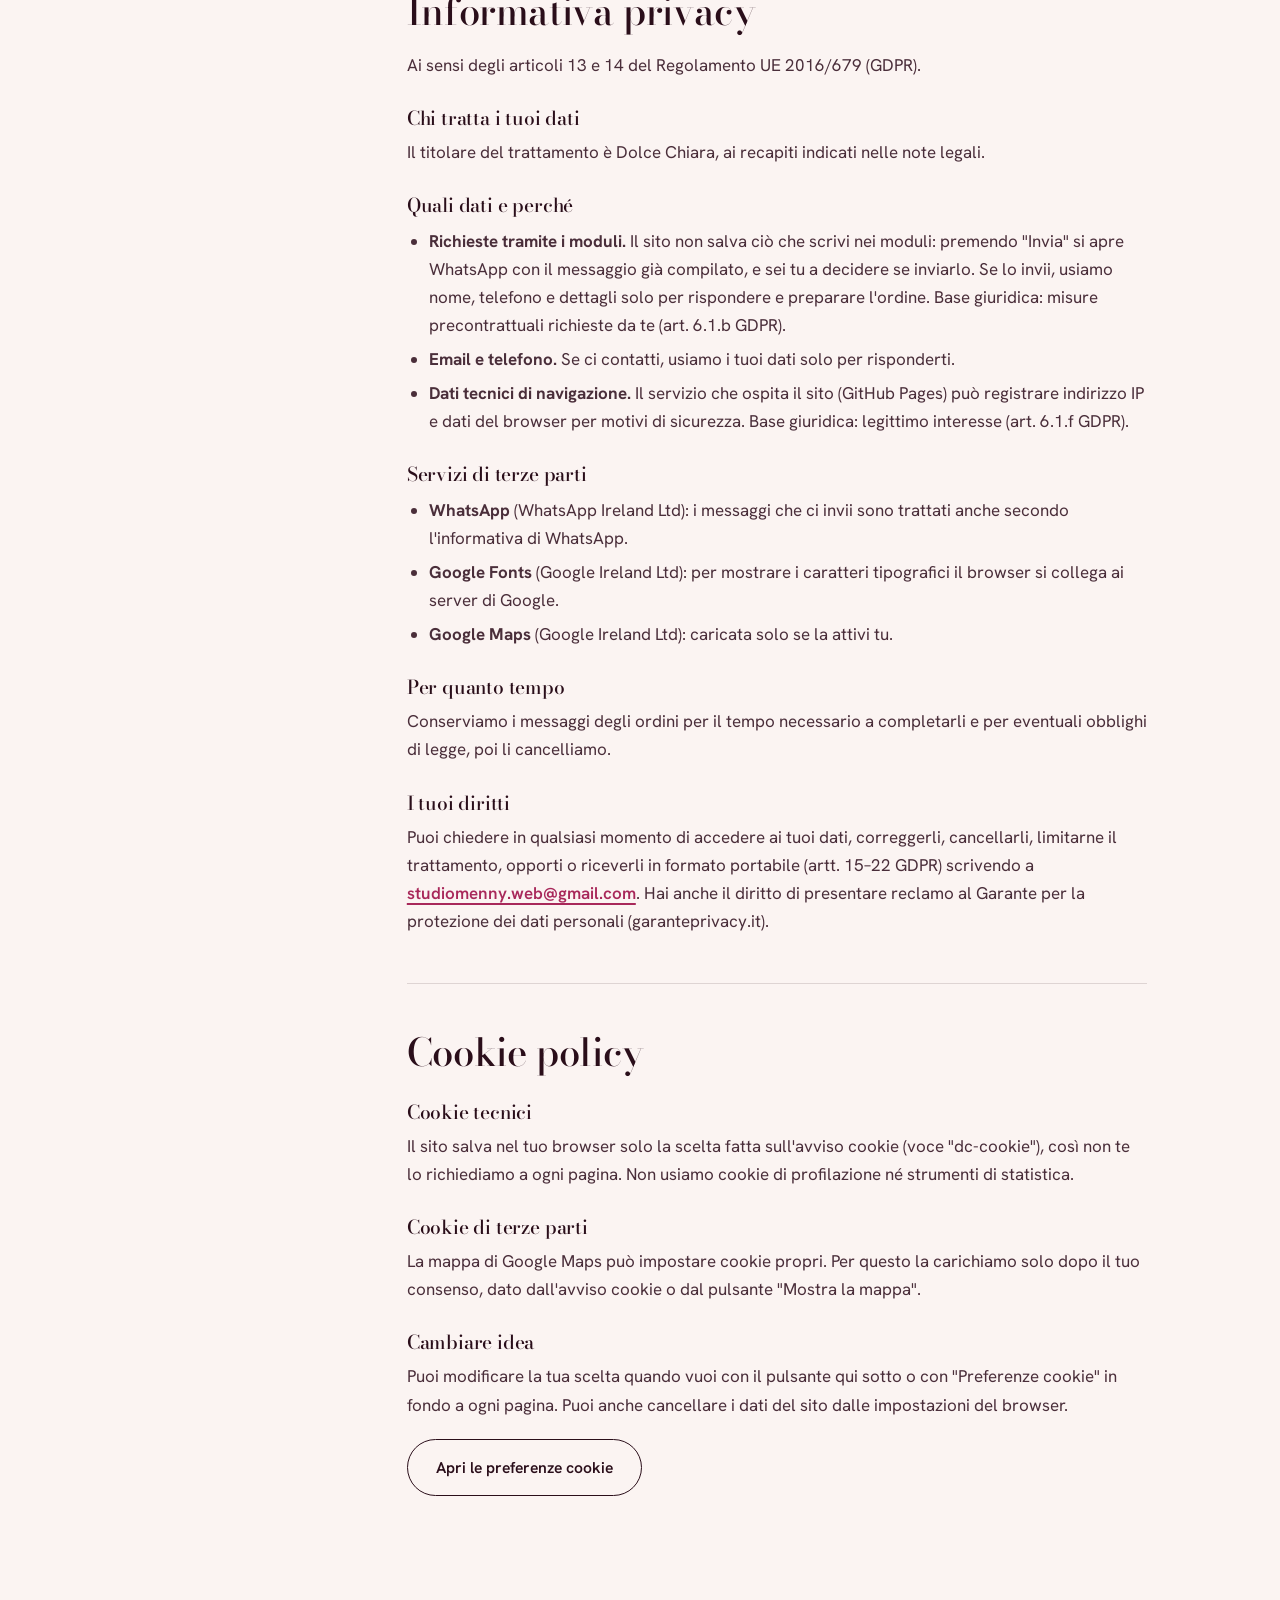
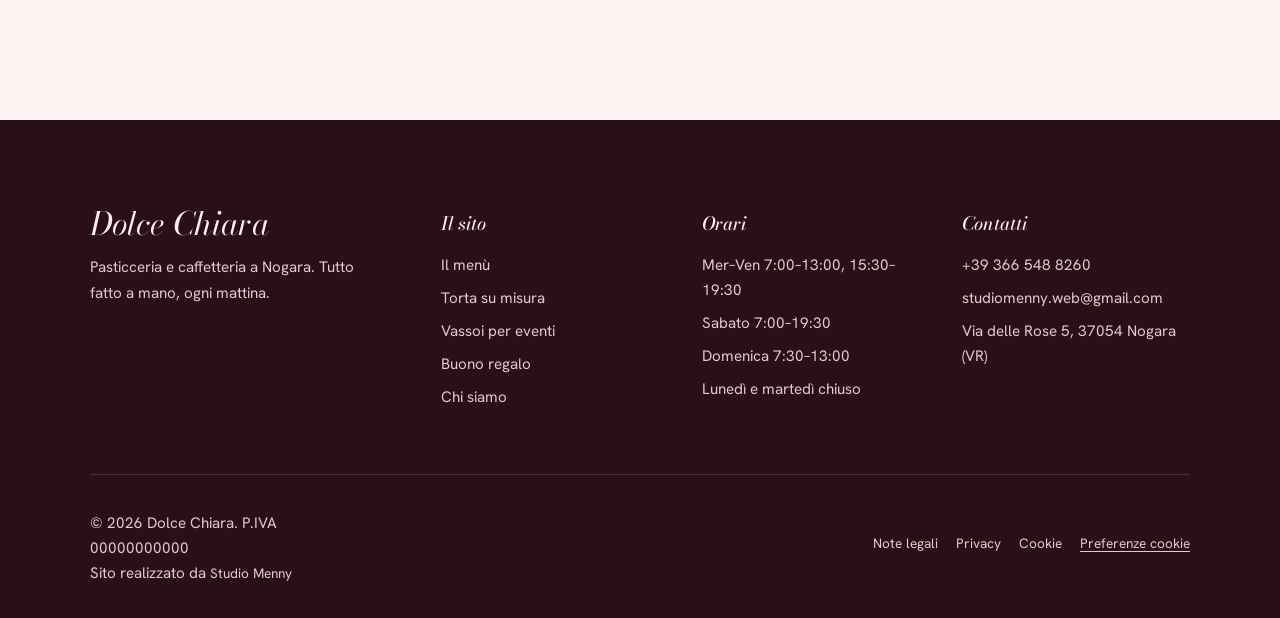
<file: legale.html>
<!DOCTYPE html>
<html lang="it">
<head>
<meta charset="UTF-8">
<meta name="viewport" content="width=device-width, initial-scale=1">
<title>Note legali, privacy e cookie | Dolce Chiara</title>
<meta name="description" content="Note legali, informativa privacy e cookie policy del sito Dolce Chiara.">
<meta name="robots" content="noindex, follow">
<meta name="theme-color" content="#5E1433">
<link rel="icon" href="data:image/svg+xml,%3Csvg xmlns='http://www.w3.org/2000/svg' viewBox='0 0 100 100'%3E%3Ccircle cx='50' cy='50' r='48' fill='%235E1433'/%3E%3Ctext x='50' y='64' text-anchor='middle' font-family='Georgia,serif' font-style='italic' font-size='46' fill='%23C3D3A6'%3Edc%3C/text%3E%3C/svg%3E">
<link rel="preconnect" href="https://fonts.googleapis.com">
<link rel="preconnect" href="https://fonts.gstatic.com" crossorigin>
<link href="https://fonts.googleapis.com/css2?family=Bodoni+Moda:ital,opsz,wght@0,6..96,400..700;1,6..96,400..700&family=Hanken+Grotesk:wght@400;500;600;700&display=swap" rel="stylesheet">
<link rel="stylesheet" href="css/style.css">
<script>document.documentElement.classList.add('js')</script>
<script src="js/main.js" defer></script>
</head>
<body data-pagina="legale">
<main id="contenuto">
  <section class="pagina-testa smerlo scuro">
    <div class="wrap">
      <span class="cappello">Informazioni legali</span>
      <h1>Note legali, privacy e cookie.</h1>
      <p class="intro">Come trattiamo i tuoi dati, in parole semplici.</p>
    </div>
  </section>

  <section class="sez">
    <div class="wrap legale">
      <nav class="legale-indice" aria-label="Sezioni">
        <a href="#note-legali">Note legali</a>
        <a href="#privacy">Informativa privacy</a>
        <a href="#cookie">Cookie policy</a>
      </nav>

      <div class="legale-testo">
        <p class="avviso">Questo è un testo base da completare con i dati reali dell'attività (ragione sociale, P.IVA, titolare) e da far verificare da un consulente prima della pubblicazione definitiva.</p>

        <section id="note-legali">
          <h2>Note legali</h2>
          <p class="aggiornato">Ultimo aggiornamento: settembre 2026</p>
          <h3>Titolare del sito</h3>
          <p>Dolce Chiara, pasticceria e caffetteria<br>Via delle Rose 5, 37054 Nogara (VR)<br>P.IVA 00000000000<br>Email: <a class="link" href="mailto:studiomenny.web@gmail.com">studiomenny.web@gmail.com</a>, telefono: <a class="link" href="tel:+393665488260">+39 366 548 8260</a></p>
          <h3>Contenuti e immagini</h3>
          <p>Testi, logo e grafica del sito appartengono a Dolce Chiara. Le fotografie dei prodotti sono indicative: forme, colori e decorazioni possono variare perché ogni dolce è fatto a mano.</p>
          <h3>Prodotti, prezzi e ordini</h3>
          <p>Il sito non vende online. Le richieste inviate tramite i moduli (torte, vassoi, buoni regalo) sono richieste di informazioni e diventano ordini solo dopo la nostra conferma. Il pagamento avviene in negozio al ritiro.</p>
          <h3>Allergeni</h3>
          <p>Le informazioni sugli allergeni riportate nel menù sono indicative. Il riferimento ufficiale, come previsto dal Regolamento UE 1169/2011, è la documentazione disponibile in negozio: chiedi sempre al personale in caso di allergie o intolleranze.</p>
        </section>

        <section id="privacy">
          <h2>Informativa privacy</h2>
          <p>Ai sensi degli articoli 13 e 14 del Regolamento UE 2016/679 (GDPR).</p>
          <h3>Chi tratta i tuoi dati</h3>
          <p>Il titolare del trattamento è Dolce Chiara, ai recapiti indicati nelle note legali.</p>
          <h3>Quali dati e perché</h3>
          <ul>
            <li><strong>Richieste tramite i moduli.</strong> Il sito non salva ciò che scrivi nei moduli: premendo "Invia" si apre WhatsApp con il messaggio già compilato, e sei tu a decidere se inviarlo. Se lo invii, usiamo nome, telefono e dettagli solo per rispondere e preparare l'ordine. Base giuridica: misure precontrattuali richieste da te (art. 6.1.b GDPR).</li>
            <li><strong>Email e telefono.</strong> Se ci contatti, usiamo i tuoi dati solo per risponderti.</li>
            <li><strong>Dati tecnici di navigazione.</strong> Il servizio che ospita il sito (GitHub Pages) può registrare indirizzo IP e dati del browser per motivi di sicurezza. Base giuridica: legittimo interesse (art. 6.1.f GDPR).</li>
          </ul>
          <h3>Servizi di terze parti</h3>
          <ul>
            <li><strong>WhatsApp</strong> (WhatsApp Ireland Ltd): i messaggi che ci invii sono trattati anche secondo l'informativa di WhatsApp.</li>
            <li><strong>Google Fonts</strong> (Google Ireland Ltd): per mostrare i caratteri tipografici il browser si collega ai server di Google.</li>
            <li><strong>Google Maps</strong> (Google Ireland Ltd): caricata solo se la attivi tu.</li>
          </ul>
          <h3>Per quanto tempo</h3>
          <p>Conserviamo i messaggi degli ordini per il tempo necessario a completarli e per eventuali obblighi di legge, poi li cancelliamo.</p>
          <h3>I tuoi diritti</h3>
          <p>Puoi chiedere in qualsiasi momento di accedere ai tuoi dati, correggerli, cancellarli, limitarne il trattamento, opporti o riceverli in formato portabile (artt. 15–22 GDPR) scrivendo a <a class="link" href="mailto:studiomenny.web@gmail.com">studiomenny.web@gmail.com</a>. Hai anche il diritto di presentare reclamo al Garante per la protezione dei dati personali (garanteprivacy.it).</p>
        </section>

        <section id="cookie" style="border-bottom:0">
          <h2>Cookie policy</h2>
          <h3>Cookie tecnici</h3>
          <p>Il sito salva nel tuo browser solo la scelta fatta sull'avviso cookie (voce "dc-cookie"), così non te lo richiediamo a ogni pagina. Non usiamo cookie di profilazione né strumenti di statistica.</p>
          <h3>Cookie di terze parti</h3>
          <p>La mappa di Google Maps può impostare cookie propri. Per questo la carichiamo solo dopo il tuo consenso, dato dall'avviso cookie o dal pulsante "Mostra la mappa".</p>
          <h3>Cambiare idea</h3>
          <p>Puoi modificare la tua scelta quando vuoi con il pulsante qui sotto o con "Preferenze cookie" in fondo a ogni pagina. Puoi anche cancellare i dati del sito dalle impostazioni del browser.</p>
          <p style="margin-top:20px"><button class="btn btn-bordo" type="button" data-apri-cookie>Apri le preferenze cookie</button></p>
        </section>
      </div>
    </div>
  </section>
</main>
</body>
</html>
</file>
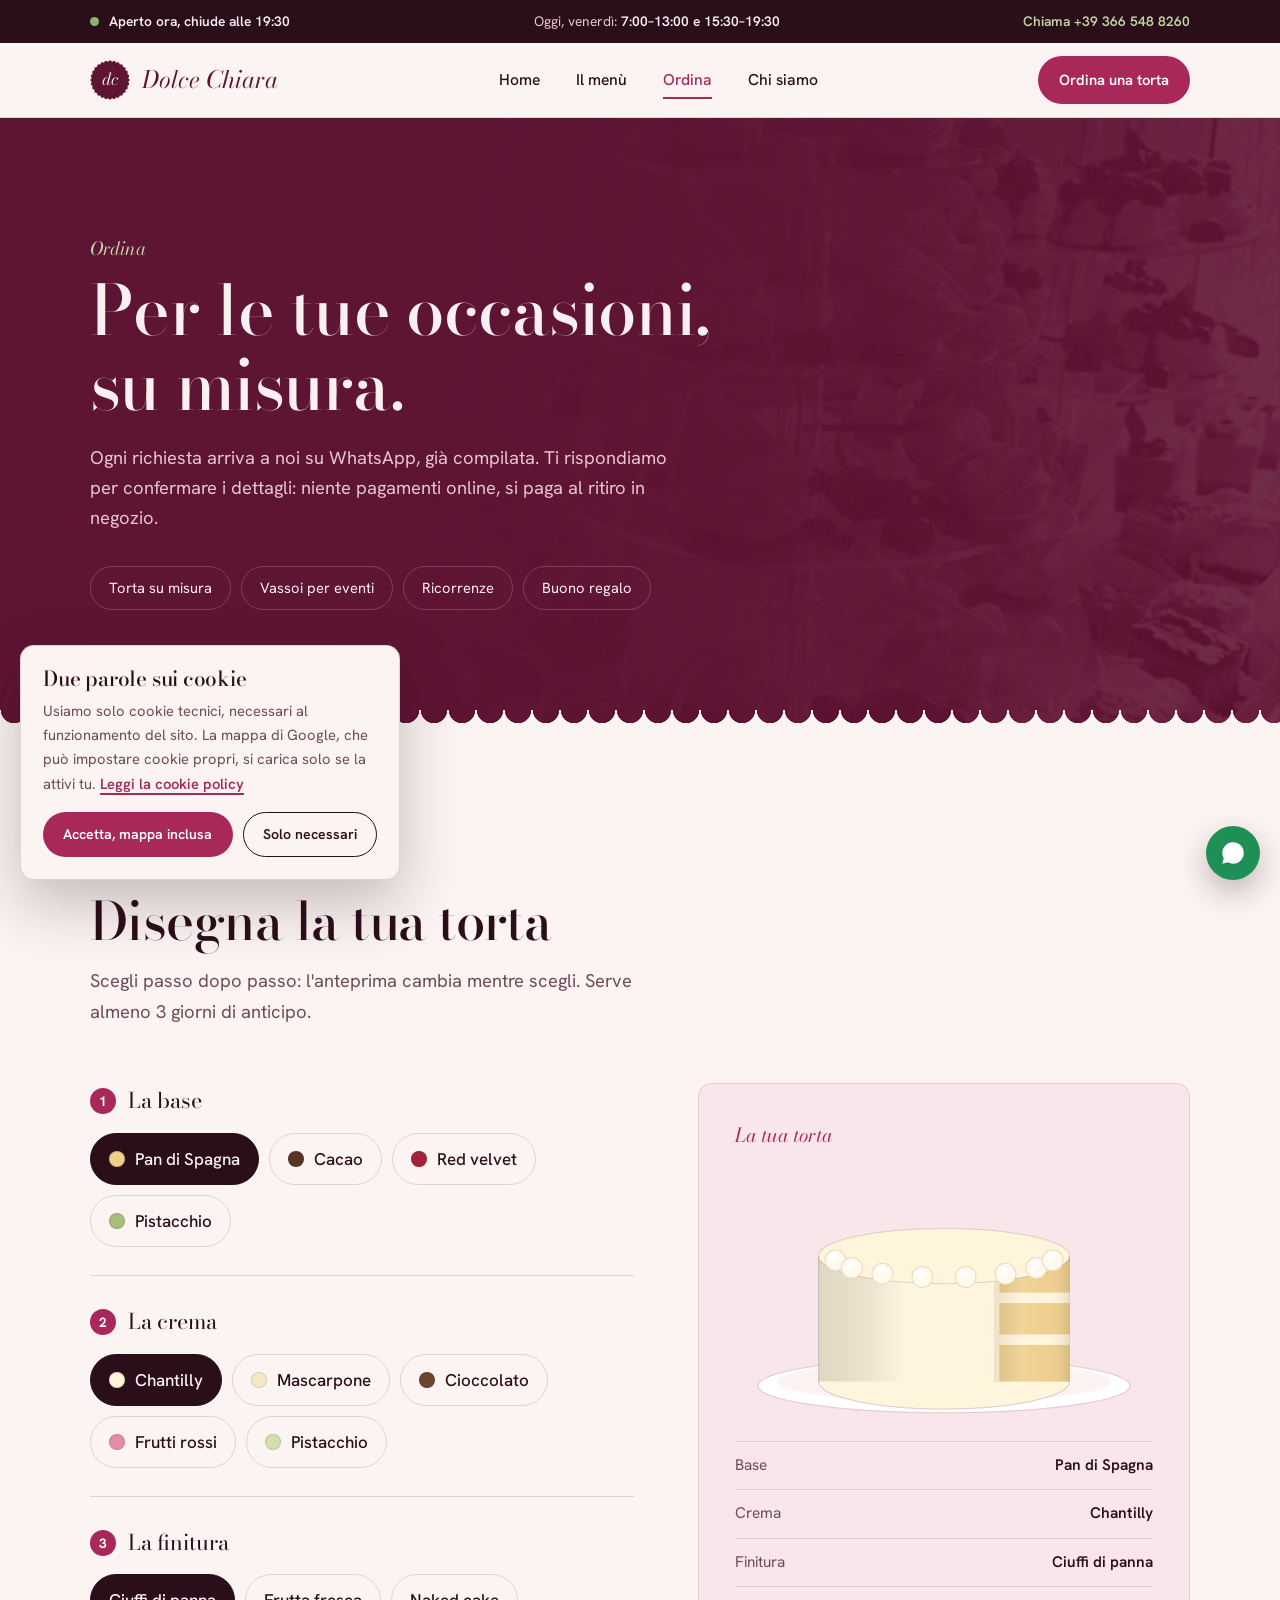
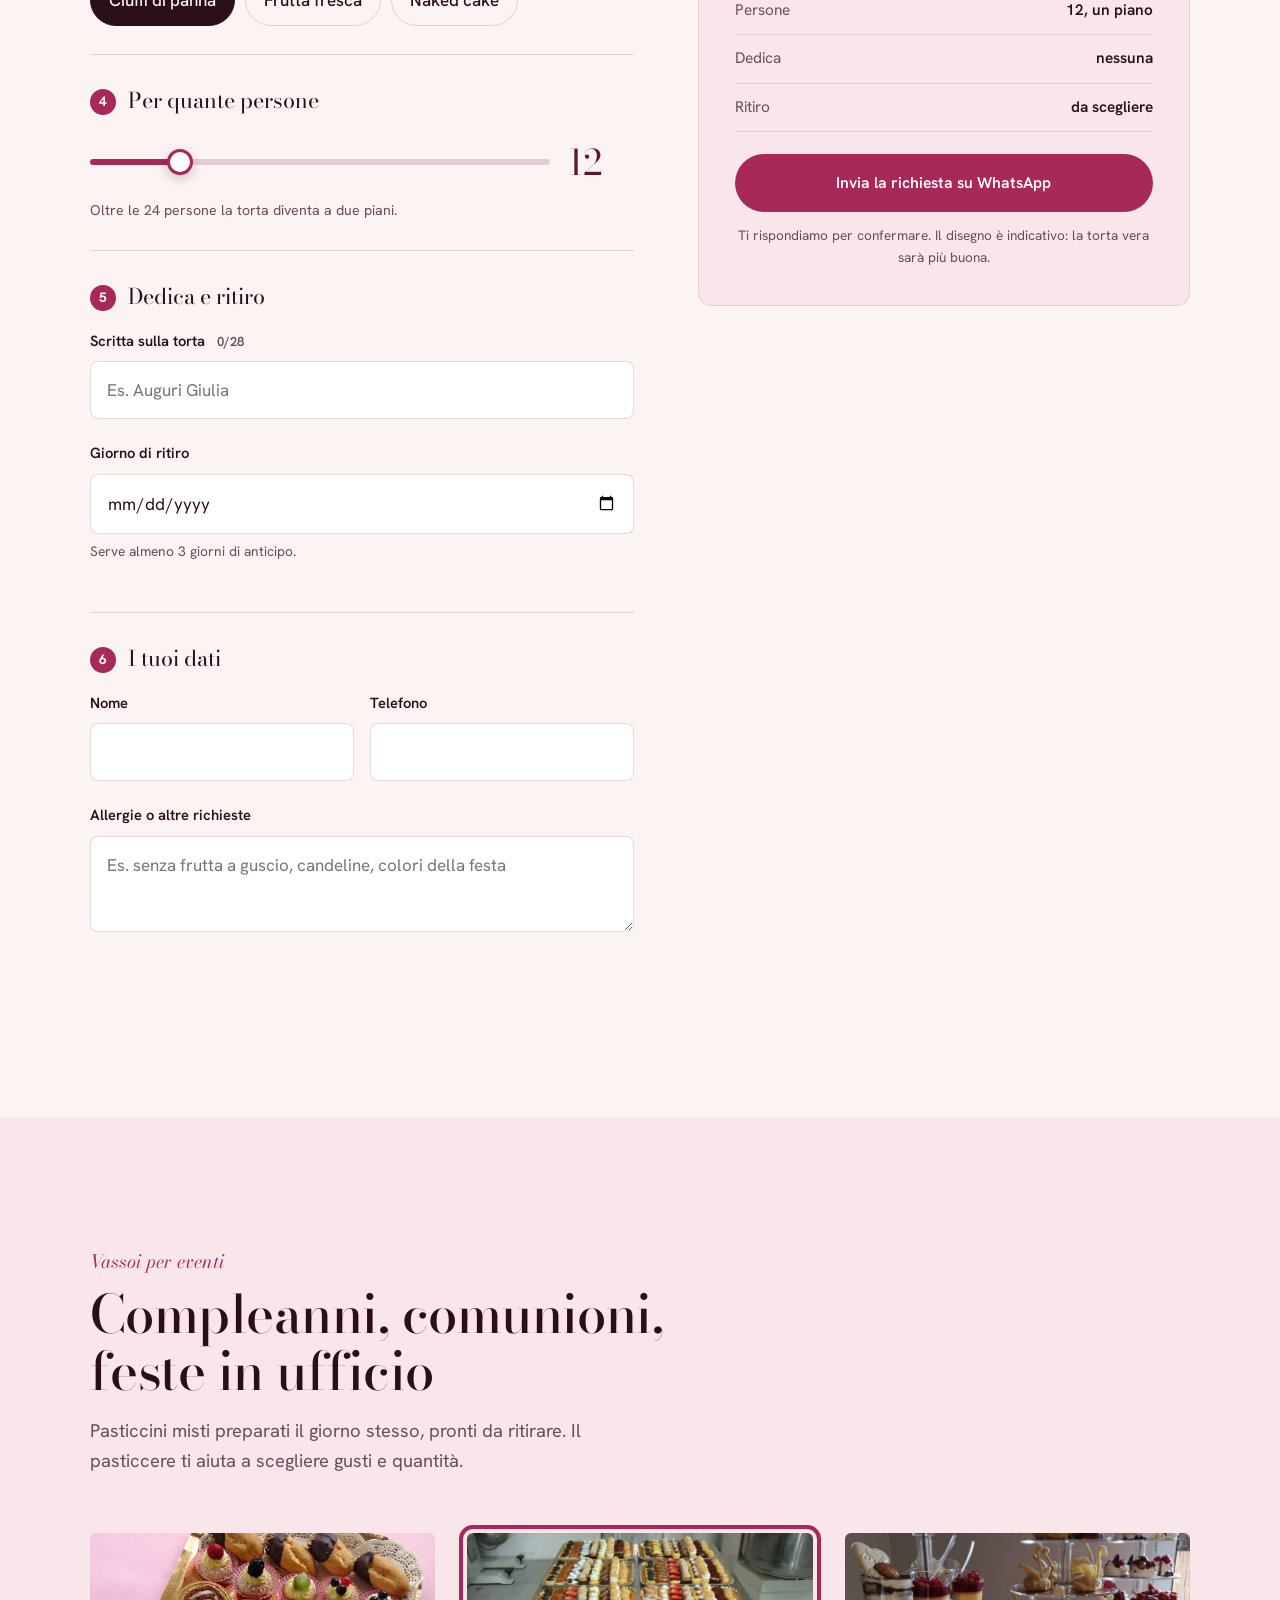
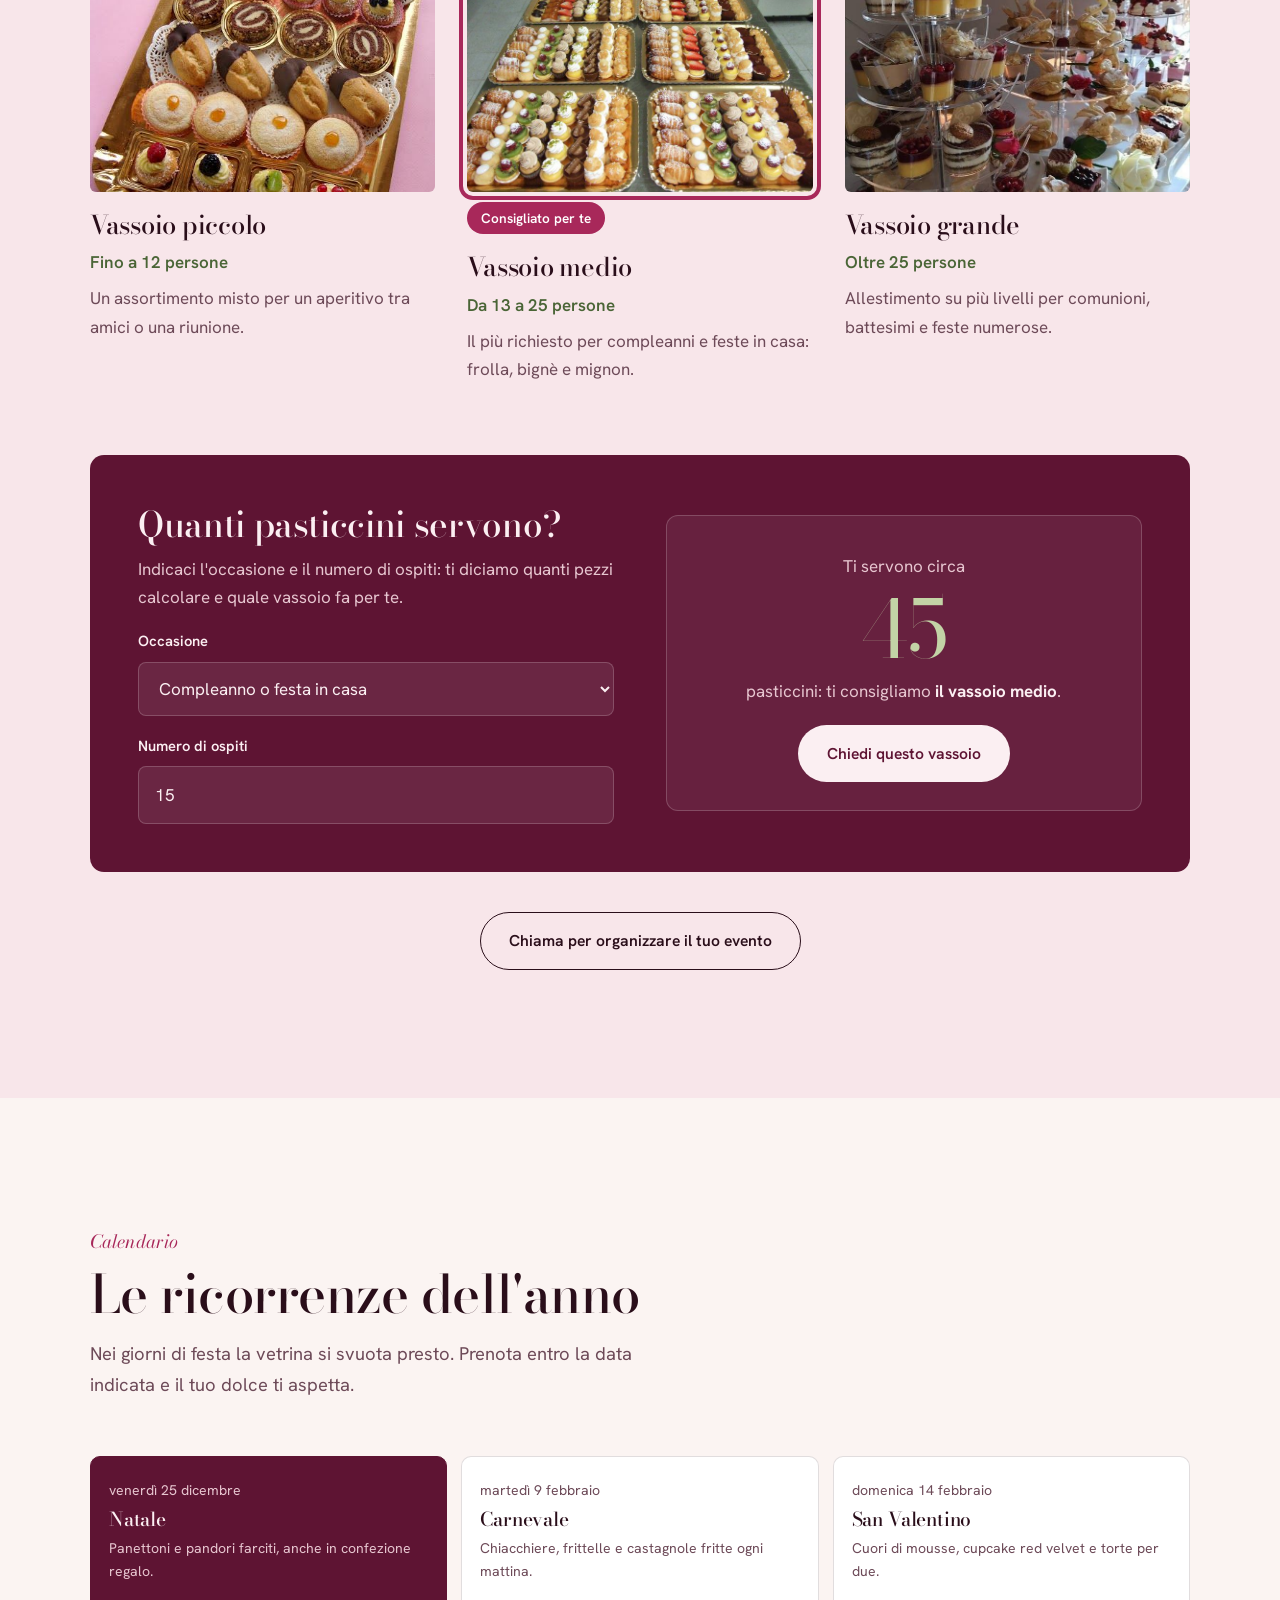
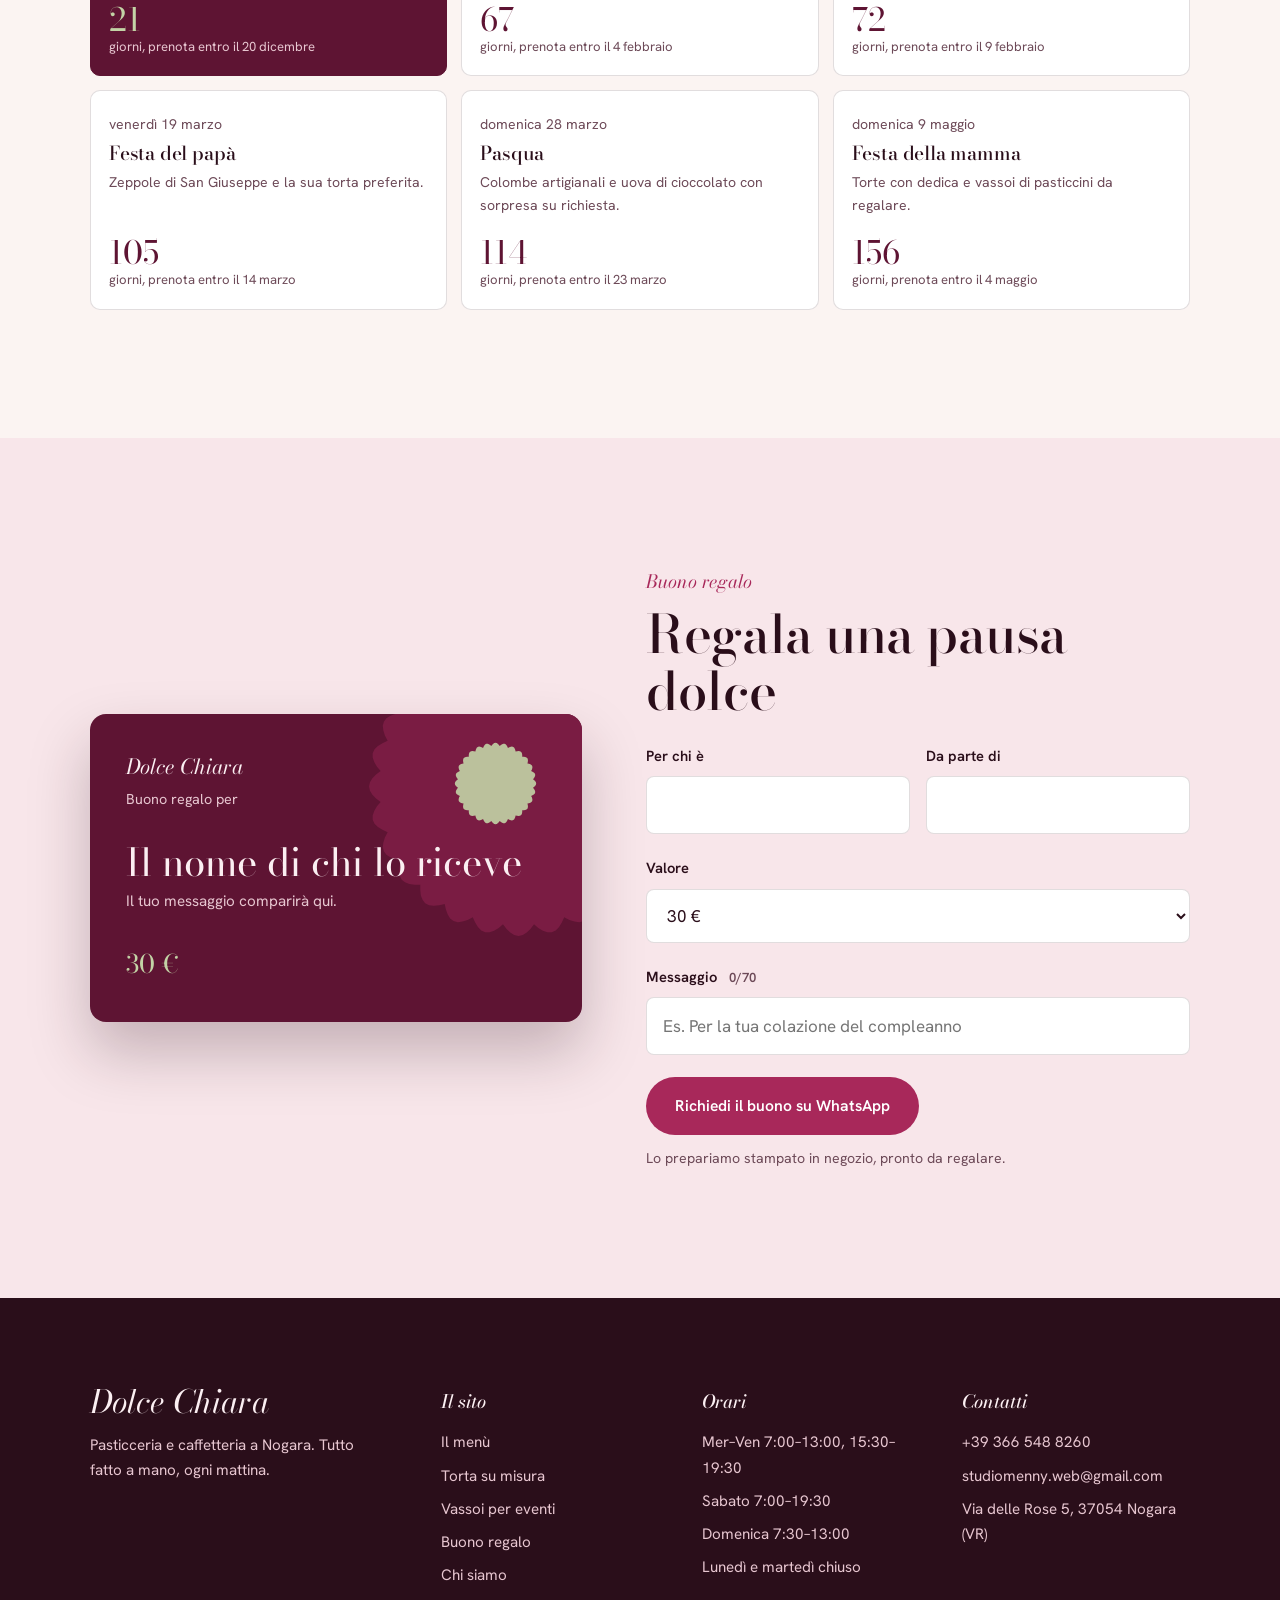
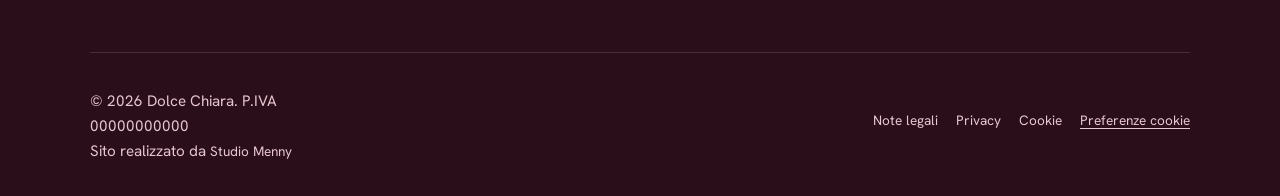
<file: ordina.html>
<!DOCTYPE html>
<html lang="it">
<head>
<meta charset="UTF-8">
<meta name="viewport" content="width=device-width, initial-scale=1">
<title>Ordina | Torte su misura, vassoi e buoni regalo | Dolce Chiara</title>
<meta name="description" content="Disegna la tua torta con anteprima, calcola il vassoio giusto per la tua festa, prenota per le ricorrenze o regala un buono Dolce Chiara.">
<meta name="theme-color" content="#5E1433">
<meta property="og:type" content="website">
<meta property="og:locale" content="it_IT">
<meta property="og:site_name" content="Dolce Chiara">
<meta property="og:title" content="Disegna la tua torta | Dolce Chiara">
<meta property="og:description" content="Torte su misura con anteprima, vassoi per eventi, ricorrenze e buoni regalo.">
<meta property="og:image" content="https://studiomenny.github.io/DOLCE-CHIARA/images/evento.jpg">
<meta property="og:url" content="https://studiomenny.github.io/DOLCE-CHIARA/ordina.html">
<meta name="twitter:card" content="summary_large_image">
<link rel="icon" href="data:image/svg+xml,%3Csvg xmlns='http://www.w3.org/2000/svg' viewBox='0 0 100 100'%3E%3Ccircle cx='50' cy='50' r='48' fill='%235E1433'/%3E%3Ctext x='50' y='64' text-anchor='middle' font-family='Georgia,serif' font-style='italic' font-size='46' fill='%23C3D3A6'%3Edc%3C/text%3E%3C/svg%3E">
<link rel="preconnect" href="https://fonts.googleapis.com">
<link rel="preconnect" href="https://fonts.gstatic.com" crossorigin>
<link href="https://fonts.googleapis.com/css2?family=Bodoni+Moda:ital,opsz,wght@0,6..96,400..700;1,6..96,400..700&family=Hanken+Grotesk:wght@400;500;600;700&display=swap" rel="stylesheet">
<link rel="stylesheet" href="css/style.css">
<script>document.documentElement.classList.add('js')</script>
<script src="js/main.js" defer></script>
</head>
<body data-pagina="ordina">
<noscript><p class="wrap" style="padding:14px 0">Il configuratore funziona con JavaScript attivo. In alternativa chiamaci al <a href="tel:+393665488260">+39 366 548 8260</a>.</p></noscript>

<main id="contenuto">
  <section class="pagina-testa smerlo scuro">
    <img src="images/evento.jpg" alt="">
    <div class="wrap">
      <span class="cappello">Ordina</span>
      <h1>Per le tue occasioni, su misura.</h1>
      <p class="intro">Ogni richiesta arriva a noi su WhatsApp, già compilata. Ti rispondiamo per confermare i dettagli: niente pagamenti online, si paga al ritiro in negozio.</p>
      <nav class="sotto-menu" aria-label="In questa pagina">
        <a href="#torta">Torta su misura</a><a href="#vassoi">Vassoi per eventi</a><a href="#ricorrenze">Ricorrenze</a><a href="#buono">Buono regalo</a>
      </nav>
    </div>
  </section>

  <!-- CONFIGURATORE TORTA -->
  <section class="sez" id="torta" aria-labelledby="torta-titolo">
    <div class="wrap">
      <div class="testa">
        <span class="cappello">Configuratore</span>
        <h2 id="torta-titolo">Disegna la tua torta</h2>
        <p class="intro">Scegli passo dopo passo: l'anteprima cambia mentre scegli. Serve almeno 3 giorni di anticipo.</p>
      </div>

      <div class="configuratore">
        <form id="torta-form" data-torta novalidate>
          <fieldset class="passo">
            <legend><span class="num">1</span>La base</legend>
            <div class="opzioni">
              <label class="opzione"><input type="radio" name="base" value="Pan di Spagna" checked><span><i style="--c:#EFCF8E"></i>Pan di Spagna</span></label>
              <label class="opzione"><input type="radio" name="base" value="Cacao"><span><i style="--c:#5A3526"></i>Cacao</span></label>
              <label class="opzione"><input type="radio" name="base" value="Red velvet"><span><i style="--c:#A3243A"></i>Red velvet</span></label>
              <label class="opzione"><input type="radio" name="base" value="Pistacchio"><span><i style="--c:#A9BD78"></i>Pistacchio</span></label>
            </div>
          </fieldset>

          <fieldset class="passo">
            <legend><span class="num">2</span>La crema</legend>
            <div class="opzioni">
              <label class="opzione"><input type="radio" name="crema" value="Chantilly" checked><span><i style="--c:#FFF4DC"></i>Chantilly</span></label>
              <label class="opzione"><input type="radio" name="crema" value="Mascarpone"><span><i style="--c:#F6E7C8"></i>Mascarpone</span></label>
              <label class="opzione"><input type="radio" name="crema" value="Cioccolato"><span><i style="--c:#6E4431"></i>Cioccolato</span></label>
              <label class="opzione"><input type="radio" name="crema" value="Frutti rossi"><span><i style="--c:#E58CA3"></i>Frutti rossi</span></label>
              <label class="opzione"><input type="radio" name="crema" value="Pistacchio"><span><i style="--c:#D3E0AE"></i>Pistacchio</span></label>
            </div>
          </fieldset>

          <fieldset class="passo">
            <legend><span class="num">3</span>La finitura</legend>
            <div class="opzioni">
              <label class="opzione"><input type="radio" name="decoro" value="Ciuffi di panna" checked><span>Ciuffi di panna</span></label>
              <label class="opzione"><input type="radio" name="decoro" value="Frutta fresca"><span>Frutta fresca</span></label>
              <label class="opzione"><input type="radio" name="decoro" value="Naked cake"><span>Naked cake</span></label>
            </div>
          </fieldset>

          <fieldset class="passo">
            <legend><span class="num">4</span>Per quante persone</legend>
            <div class="persone">
              <input type="range" name="persone" min="6" max="40" value="12" aria-label="Numero di persone">
              <output data-persone>12</output>
            </div>
            <small style="display:block;color:var(--tenue);margin-top:8px">Oltre le 24 persone la torta diventa a due piani.</small>
          </fieldset>

          <fieldset class="passo">
            <legend><span class="num">5</span>Dedica e ritiro</legend>
            <div class="campo">
              <label class="piccola" for="dedica">Scritta sulla torta <span class="contatore" data-conta-dedica>0/28</span></label>
              <input type="text" id="dedica" name="dedica" maxlength="28" placeholder="Es. Auguri Giulia">
            </div>
            <div class="campo">
              <label class="piccola" for="data">Giorno di ritiro</label>
              <input type="date" id="data" name="data" required>
              <small data-errore-data>Serve almeno 3 giorni di anticipo.</small>
            </div>
          </fieldset>

          <fieldset class="passo" style="border-bottom:0; margin-bottom:0">
            <legend><span class="num">6</span>I tuoi dati</legend>
            <div class="campi-2">
              <div class="campo"><label class="piccola" for="nome">Nome</label><input type="text" id="nome" name="nome" autocomplete="name" required></div>
              <div class="campo"><label class="piccola" for="tel">Telefono</label><input type="tel" id="tel" name="tel" autocomplete="tel"></div>
            </div>
            <div class="campo">
              <label class="piccola" for="note">Allergie o altre richieste</label>
              <textarea id="note" name="note" placeholder="Es. senza frutta a guscio, candeline, colori della festa"></textarea>
            </div>
          </fieldset>
          <button class="btn btn-pieno solo-mobile" type="submit">Invia la richiesta su WhatsApp</button>
        </form>

        <aside class="anteprima" aria-label="Anteprima della torta">
          <span class="anteprima-titolo">La tua torta</span>
          <svg class="torta-svg" viewBox="0 0 400 340" role="img" aria-label="Disegno della torta scelta"></svg>
          <dl class="riepilogo" data-riepilogo></dl>
          <button class="btn btn-pieno" type="submit" form="torta-form" data-invia-torta>Invia la richiesta su WhatsApp</button>
          <p class="piccolo">Ti rispondiamo per confermare. Il disegno è indicativo: la torta vera sarà più buona.</p>
        </aside>
      </div>
    </div>
  </section>

  <!-- VASSOI -->
  <section class="sez sez-rosa" id="vassoi" aria-labelledby="vassoi-titolo">
    <div class="wrap">
      <div class="testa appare">
        <span class="cappello">Vassoi per eventi</span>
        <h2 id="vassoi-titolo">Compleanni, comunioni, feste in ufficio</h2>
        <p class="intro">Pasticcini misti preparati il giorno stesso, pronti da ritirare. Il pasticcere ti aiuta a scegliere gusti e quantità.</p>
      </div>
      <div class="vassoi appare">
        <article class="vassoio" data-formato="piccolo">
          <div class="vassoio-foto"><img src="images/vassoio_misto.jpg" alt="Vassoio con pasticcini misti di frolla, bignè e tartellette" loading="lazy"></div>
          <span class="bollino">Consigliato per te</span>
          <h3>Vassoio piccolo</h3><span class="quanti">Fino a 12 persone</span>
          <p>Un assortimento misto per un aperitivo tra amici o una riunione.</p>
        </article>
        <article class="vassoio" data-formato="medio">
          <div class="vassoio-foto"><img src="images/vassoi_pasticceria.jpg" alt="Vassoi dorati pieni di pasticcini assortiti in laboratorio" loading="lazy"></div>
          <span class="bollino">Consigliato per te</span>
          <h3>Vassoio medio</h3><span class="quanti">Da 13 a 25 persone</span>
          <p>Il più richiesto per compleanni e feste in casa: frolla, bignè e mignon.</p>
        </article>
        <article class="vassoio" data-formato="grande">
          <div class="vassoio-foto"><img src="images/evento.jpg" alt="Allestimento di dolci su alzatine a più piani" loading="lazy"></div>
          <span class="bollino">Consigliato per te</span>
          <h3>Vassoio grande</h3><span class="quanti">Oltre 25 persone</span>
          <p>Allestimento su più livelli per comunioni, battesimi e feste numerose.</p>
        </article>
      </div>

      <div class="calcolo scuro appare" data-calcolo>
        <div>
          <h3>Quanti pasticcini servono?</h3>
          <p>Indicaci l'occasione e il numero di ospiti: ti diciamo quanti pezzi calcolare e quale vassoio fa per te.</p>
          <label for="occasione">Occasione</label>
          <select id="occasione" name="occasione">
            <option value="2">Colazione in ufficio</option>
            <option value="3" selected>Compleanno o festa in casa</option>
            <option value="4">Comunione, battesimo, cresima</option>
            <option value="2.5">Fine pasto dopo cena</option>
          </select>
          <label for="quanti">Numero di ospiti</label>
          <input type="number" id="quanti" name="quanti" min="1" max="300" value="15" inputmode="numeric">
        </div>
        <div class="calcolo-esito" aria-live="polite">
          <p>Ti servono circa</p>
          <p class="grande" data-pezzi>45</p>
          <p>pasticcini: ti consigliamo <strong data-formato-testo>il vassoio medio</strong>.</p>
          <button class="btn btn-chiaro" type="button" data-chiedi-vassoio>Chiedi questo vassoio</button>
        </div>
      </div>

      <p style="text-align:center; margin-top:40px"><a class="btn btn-bordo" href="tel:+393665488260">Chiama per organizzare il tuo evento</a></p>
    </div>
  </section>

  <!-- RICORRENZE -->
  <section class="sez" id="ricorrenze" aria-labelledby="feste-titolo">
    <div class="wrap">
      <div class="testa appare">
        <span class="cappello">Calendario</span>
        <h2 id="feste-titolo">Le ricorrenze dell'anno</h2>
        <p class="intro">Nei giorni di festa la vetrina si svuota presto. Prenota entro la data indicata e il tuo dolce ti aspetta.</p>
      </div>
      <ol class="feste appare" data-feste></ol>
    </div>
  </section>

  <!-- BUONO REGALO -->
  <section class="sez sez-rosa" id="buono" aria-labelledby="buono-titolo">
    <div class="wrap regalo">
      <div class="buono appare" aria-hidden="true">
        <div><span class="buono-marca">Dolce Chiara</span><br><span class="buono-per">Buono regalo per</span></div>
        <div><p class="buono-nome" data-b-nome>Il nome di chi lo riceve</p><p class="buono-msg" data-b-msg></p></div>
        <div style="display:flex;justify-content:space-between;align-items:end;gap:12px"><span class="buono-valore" data-b-valore>30 €</span><span class="buono-per" data-b-da></span></div>
      </div>
      <form data-buono class="appare">
        <span class="cappello">Buono regalo</span>
        <h2 id="buono-titolo" style="margin-bottom:24px">Regala una pausa dolce</h2>
        <div class="campi-2">
          <div class="campo"><label class="piccola" for="per">Per chi è</label><input type="text" id="per" name="per" maxlength="30" required></div>
          <div class="campo"><label class="piccola" for="da">Da parte di</label><input type="text" id="da" name="da" maxlength="30"></div>
        </div>
        <div class="campo">
          <label class="piccola" for="valore">Valore</label>
          <select id="valore" name="valore">
            <option value="20">20 €</option><option value="30" selected>30 €</option><option value="50">50 €</option><option value="libero">Valore a scelta</option>
          </select>
        </div>
        <div class="campo">
          <label class="piccola" for="messaggio">Messaggio <span class="contatore" data-conta-msg>0/70</span></label>
          <input type="text" id="messaggio" name="messaggio" maxlength="70" placeholder="Es. Per la tua colazione del compleanno">
        </div>
        <button class="btn btn-pieno" type="submit">Richiedi il buono su WhatsApp</button>
        <small style="display:block;color:var(--tenue);margin-top:12px">Lo prepariamo stampato in negozio, pronto da regalare.</small>
      </form>
    </div>
  </section>
</main>
</body>
</html>
</file>
<file: css/style.css>
/* =============================================================
   DOLCE CHIARA — foglio di stile condiviso
   Palette: lampone e pistacchio. Titoli Bodoni Moda, testo Hanken Grotesk.
   ============================================================= */

:root{
  --lampone:#5E1433;
  --lampone-2:#7A1C43;
  --vivo:#A8285A;
  --vivo-hover:#8C1F4A;
  --zucchero:#FBF4F2;
  --rosa:#F3D8DE;
  --rosa-2:#F8E6EA;
  --pistacchio:#C3D3A6;
  --pistacchio-scuro:#4A6536;
  --inchiostro:#2A0E1A;
  --tenue:#6D4A58;
  --oro:#D2AE72;
  --su-scuro:#FBEFF2;
  --su-scuro-tenue:#E7C6D0;
  --linea:rgba(42,14,26,.14);
  --linea-scuro:rgba(251,239,242,.2);

  --f-titolo:'Bodoni Moda', 'Didot', Georgia, serif;
  --f-testo:'Hanken Grotesk', 'Segoe UI', system-ui, sans-serif;

  --w:1180px;
  --pad:clamp(20px, 4vw, 40px);
  --sez:clamp(72px, 10vw, 128px);
  --ease:cubic-bezier(.22,.8,.24,1);
  --pirottino:url("data:image/svg+xml,%3Csvg xmlns='http://www.w3.org/2000/svg' viewBox='0 0 100 100'%3E%3Cpath d='M99.0 50.0L98.7 51.4L97.9 52.7L96.7 53.9L95.2 55.1L96.4 56.5L97.3 58.0L97.8 59.5L97.8 60.9L97.2 62.2L96.1 63.3L94.6 64.2L92.9 65.0L93.8 66.7L94.3 68.4L94.5 69.9L94.1 71.3L93.3 72.4L92.0 73.2L90.3 73.8L88.5 74.2L88.9 76.0L89.1 77.8L88.9 79.3L88.3 80.6L87.2 81.4L85.8 82.0L84.0 82.2L82.2 82.2L82.2 84.0L82.0 85.8L81.4 87.2L80.6 88.3L79.3 88.9L77.8 89.1L76.0 88.9L74.2 88.5L73.8 90.3L73.2 92.0L72.4 93.3L71.3 94.1L69.9 94.5L68.4 94.3L66.7 93.8L65.0 92.9L64.2 94.6L63.3 96.1L62.2 97.2L60.9 97.8L59.5 97.8L58.0 97.3L56.5 96.4L55.1 95.2L53.9 96.7L52.7 97.9L51.4 98.7L50.0 99.0L48.6 98.7L47.3 97.9L46.1 96.7L44.9 95.2L43.5 96.4L42.0 97.3L40.5 97.8L39.1 97.8L37.8 97.2L36.7 96.1L35.8 94.6L35.0 92.9L33.3 93.8L31.6 94.3L30.1 94.5L28.7 94.1L27.6 93.3L26.8 92.0L26.2 90.3L25.8 88.5L24.0 88.9L22.2 89.1L20.7 88.9L19.4 88.3L18.6 87.2L18.0 85.8L17.8 84.0L17.8 82.2L16.0 82.2L14.2 82.0L12.8 81.4L11.7 80.6L11.1 79.3L10.9 77.8L11.1 76.0L11.5 74.2L9.7 73.8L8.0 73.2L6.7 72.4L5.9 71.3L5.5 69.9L5.7 68.4L6.2 66.7L7.1 65.0L5.4 64.2L3.9 63.3L2.8 62.2L2.2 60.9L2.2 59.5L2.7 58.0L3.6 56.5L4.8 55.1L3.3 53.9L2.1 52.7L1.3 51.4L1.0 50.0L1.3 48.6L2.1 47.3L3.3 46.1L4.8 44.9L3.6 43.5L2.7 42.0L2.2 40.5L2.2 39.1L2.8 37.8L3.9 36.7L5.4 35.8L7.1 35.0L6.2 33.3L5.7 31.6L5.5 30.1L5.9 28.7L6.7 27.6L8.0 26.8L9.7 26.2L11.5 25.8L11.1 24.0L10.9 22.2L11.1 20.7L11.7 19.4L12.8 18.6L14.2 18.0L16.0 17.8L17.8 17.8L17.8 16.0L18.0 14.2L18.6 12.8L19.4 11.7L20.7 11.1L22.2 10.9L24.0 11.1L25.8 11.5L26.2 9.7L26.8 8.0L27.6 6.7L28.7 5.9L30.1 5.5L31.6 5.7L33.3 6.2L35.0 7.1L35.8 5.4L36.7 3.9L37.8 2.8L39.1 2.2L40.5 2.2L42.0 2.7L43.5 3.6L44.9 4.8L46.1 3.3L47.3 2.1L48.6 1.3L50.0 1.0L51.4 1.3L52.7 2.1L53.9 3.3L55.1 4.8L56.5 3.6L58.0 2.7L59.5 2.2L60.9 2.2L62.2 2.8L63.3 3.9L64.2 5.4L65.0 7.1L66.7 6.2L68.4 5.7L69.9 5.5L71.3 5.9L72.4 6.7L73.2 8.0L73.8 9.7L74.2 11.5L76.0 11.1L77.8 10.9L79.3 11.1L80.6 11.7L81.4 12.8L82.0 14.2L82.2 16.0L82.2 17.8L84.0 17.8L85.8 18.0L87.2 18.6L88.3 19.4L88.9 20.7L89.1 22.2L88.9 24.0L88.5 25.8L90.3 26.2L92.0 26.8L93.3 27.6L94.1 28.7L94.5 30.1L94.3 31.6L93.8 33.3L92.9 35.0L94.6 35.8L96.1 36.7L97.2 37.8L97.8 39.1L97.8 40.5L97.3 42.0L96.4 43.5L95.2 44.9L96.7 46.1L97.9 47.3L98.7 48.6Z' fill='black'/%3E%3C/svg%3E");
}

*,*::before,*::after{box-sizing:border-box; margin:0; padding:0;}
html{scroll-behavior:smooth; -webkit-text-size-adjust:100%;}
body{
  font-family:var(--f-testo); font-size:1.0625rem; line-height:1.65;
  color:var(--inchiostro); background:var(--zucchero);
  -webkit-font-smoothing:antialiased;
  transition:opacity .45s ease;
}
.js body{opacity:0;}
.js body.pronto{opacity:1;}
.js body.uscita{opacity:0;}
img{display:block; max-width:100%;}
a{color:inherit;}
ul{list-style:none;}
button, input, select, textarea{font:inherit; color:inherit;}
::selection{background:var(--vivo); color:#fff;}
:focus-visible{outline:3px solid var(--vivo); outline-offset:3px; border-radius:4px;}
.scuro :focus-visible{outline-color:var(--pistacchio);}

.wrap{max-width:var(--w); margin:0 auto; padding:0 var(--pad);}
.sr{position:absolute; width:1px; height:1px; overflow:hidden; clip:rect(0 0 0 0); white-space:nowrap;}

/* ---------- tipografia ---------- */
h1,h2,h3,.titolo{font-family:var(--f-titolo); font-weight:500; line-height:1.08; letter-spacing:-.01em;}
h1{font-size:clamp(2.6rem, 6.4vw, 5.4rem);}
h2{font-size:clamp(2rem, 4.2vw, 3.3rem);}
h3{font-size:clamp(1.3rem, 2vw, 1.6rem); line-height:1.2;}
.corsivo{font-style:italic;}
.intro{font-size:1.15rem; color:var(--tenue); max-width:58ch;}
.scuro .intro{color:var(--su-scuro-tenue);}
.cappello{font-family:var(--f-titolo); font-style:italic; font-size:1.15rem; color:var(--vivo); display:block; margin-bottom:10px;}
.scuro .cappello{color:var(--pistacchio);}
.testa{max-width:680px; margin-bottom:clamp(36px, 5vw, 56px);}
.testa h2 + p{margin-top:16px;}
.testa.centro{margin-left:auto; margin-right:auto; text-align:center;}
.testa.centro .intro{margin:0 auto;}

/* ---------- bottoni ---------- */
.btn{
  display:inline-flex; align-items:center; justify-content:center; gap:10px;
  padding:15px 28px; border-radius:100px; border:1.5px solid transparent;
  font-weight:600; font-size:.98rem; text-decoration:none; cursor:pointer;
  transition:background .25s ease, color .25s ease, transform .25s var(--ease), border-color .25s ease;
}
.btn:active{transform:scale(.97);}
.btn-pieno{background:var(--vivo); color:#fff;}
.btn-pieno:hover{background:var(--vivo-hover);}
.btn-bordo{border-color:currentColor; color:var(--inchiostro); background:transparent;}
.btn-bordo:hover{background:var(--inchiostro); color:var(--zucchero);}
.scuro .btn-bordo{color:var(--su-scuro);}
.scuro .btn-bordo:hover{background:var(--su-scuro); color:var(--lampone);}
.btn-chiaro{background:var(--su-scuro); color:var(--lampone);}
.btn-chiaro:hover{background:var(--pistacchio); color:var(--inchiostro);}
.btn svg{width:18px; height:18px; flex-shrink:0;}
.link{font-weight:600; color:var(--vivo); text-decoration:underline; text-underline-offset:4px; text-decoration-thickness:1.5px;}
.link:hover{color:var(--vivo-hover);}
.scuro .link{color:var(--pistacchio);}

/* =============================================================
   BARRA STATO / ORARI (in cima a ogni pagina)
   ============================================================= */
.stato{background:var(--inchiostro); color:var(--su-scuro); font-size:.86rem;}
.stato .wrap{display:flex; flex-wrap:wrap; align-items:center; justify-content:space-between; gap:6px 24px; padding-top:10px; padding-bottom:10px;}
.stato-live{display:flex; align-items:center; gap:10px; font-weight:600;}
.stato-punto{width:9px; height:9px; border-radius:50%; background:#8FB36B; box-shadow:0 0 0 0 rgba(143,179,107,.6); animation:pulsa 2.2s infinite;}
.stato-live.chiuso .stato-punto{background:#E0778F; animation:none;}
.stato-orari{color:var(--su-scuro-tenue);}
.stato-orari strong{color:var(--su-scuro); font-weight:600;}
.stato a{color:var(--pistacchio); text-decoration:none; font-weight:600;}
.stato a:hover{text-decoration:underline;}
@keyframes pulsa{70%{box-shadow:0 0 0 8px rgba(143,179,107,0);} 100%{box-shadow:0 0 0 0 rgba(143,179,107,0);}}

/* =============================================================
   INTESTAZIONE
   ============================================================= */
.testata{position:sticky; top:0; z-index:40; background:rgba(251,244,242,.9); backdrop-filter:blur(12px); -webkit-backdrop-filter:blur(12px); border-bottom:1px solid var(--linea); transition:box-shadow .3s ease;}
.testata.ombra{box-shadow:0 8px 30px rgba(42,14,26,.08);}
.testata .wrap{display:flex; align-items:center; justify-content:space-between; gap:24px; height:74px;}
.marchio{display:flex; align-items:center; gap:12px; text-decoration:none;}
.marchio-sigillo{width:40px; height:40px; background:var(--lampone); -webkit-mask:var(--pirottino) center/contain no-repeat; mask:var(--pirottino) center/contain no-repeat; display:grid; place-items:center; color:var(--su-scuro); font-family:var(--f-titolo); font-style:italic; font-size:1.05rem;}
.marchio-nome{font-family:var(--f-titolo); font-size:1.5rem; font-style:italic; color:var(--lampone); line-height:1;}
.menu{display:flex; align-items:center; gap:clamp(18px, 3vw, 36px);}
.menu a{text-decoration:none; font-weight:500; font-size:.98rem; padding:6px 0; position:relative;}
.menu a::after{content:''; position:absolute; left:0; right:0; bottom:0; height:2px; background:var(--vivo); transform:scaleX(0); transform-origin:left; transition:transform .3s var(--ease);}
.menu a:hover::after, .menu a[aria-current="page"]::after{transform:scaleX(1);}
.menu a[aria-current="page"]{color:var(--vivo);}
.testata .btn{padding:11px 20px; font-size:.92rem;}
.hamburger{display:none; background:none; border:0; width:44px; height:44px; cursor:pointer; position:relative;}
.hamburger span{position:absolute; left:10px; right:10px; height:2px; background:var(--inchiostro); transition:transform .3s var(--ease), opacity .2s;}
.hamburger span:nth-child(1){top:15px;} .hamburger span:nth-child(2){top:21px;} .hamburger span:nth-child(3){top:27px;}
.hamburger[aria-expanded="true"] span:nth-child(1){transform:translateY(6px) rotate(45deg);}
.hamburger[aria-expanded="true"] span:nth-child(2){opacity:0;}
.hamburger[aria-expanded="true"] span:nth-child(3){transform:translateY(-6px) rotate(-45deg);}

/* =============================================================
   BORDO SMERLATO (pirottino) tra sezioni
   ============================================================= */
.smerlo{position:relative;}
.smerlo::after{
  content:''; position:absolute; left:0; right:0; bottom:-1px; height:16px; z-index:2;
  background:radial-gradient(circle at 14px 0, transparent 13px, var(--smerlo-colore, var(--zucchero)) 13.5px) repeat-x;
  background-size:28px 16px;
}

/* =============================================================
   HOME — HERO
   ============================================================= */
.hero{background:var(--lampone); color:var(--su-scuro); overflow:hidden; --smerlo-colore:var(--zucchero);}
.hero .wrap{display:grid; grid-template-columns:1.05fr .95fr; align-items:center; gap:clamp(32px, 5vw, 72px); padding-top:clamp(48px, 7vw, 96px); padding-bottom:clamp(72px, 9vw, 120px);}
.hero h1{color:var(--su-scuro);}
.hero h1 .riga{display:block; overflow:hidden;}
.hero h1 .riga > span{display:block; transition:transform 1s var(--ease);}
.js .hero h1 .riga > span{transform:translateY(105%);}
.js .pronto .hero h1 .riga > span{transform:none;}
.pronto .hero h1 .riga:nth-child(2) > span{transition-delay:.12s;}
.pronto .hero h1 .riga:nth-child(3) > span{transition-delay:.24s;}
.hero h1 em{color:var(--pistacchio);}
.hero .intro{margin-top:26px;}
.hero-azioni{display:flex; flex-wrap:wrap; gap:14px; margin-top:36px;}
.hero-fatti{display:flex; flex-wrap:wrap; gap:14px 34px; margin-top:44px; padding-top:26px; border-top:1px solid var(--linea-scuro); color:var(--su-scuro-tenue); font-size:.95rem;}
.hero-fatti strong{display:block; font-family:var(--f-titolo); font-size:1.5rem; font-weight:500; color:var(--su-scuro);}

.piatto{position:relative; aspect-ratio:1; max-width:540px; width:100%; justify-self:center;}
.piatto-foto{position:absolute; inset:8%; -webkit-mask:var(--pirottino) center/contain no-repeat; mask:var(--pirottino) center/contain no-repeat; overflow:hidden;}
.piatto-foto img{width:100%; height:100%; object-fit:cover; transform:scale(1.12); transition:transform 1.6s var(--ease);}
.pronto .piatto-foto img{transform:scale(1);}
.piatto-anello{position:absolute; inset:0; border-radius:50%; border:1px solid var(--linea-scuro);}
.timbro{position:absolute; right:-2%; bottom:4%; width:32%; aspect-ratio:1; background:var(--pistacchio); border-radius:50%; display:grid; place-items:center; color:var(--inchiostro); box-shadow:0 18px 40px rgba(0,0,0,.25);}
.timbro svg{position:absolute; inset:6%; width:88%; height:88%; animation:gira 26s linear infinite;}
.timbro text{font-family:var(--f-testo); font-size:9.5px; font-weight:600; fill:var(--inchiostro);}
.timbro-centro{font-family:var(--f-titolo); font-style:italic; font-size:clamp(1.4rem, 3vw, 2.1rem);}
@keyframes gira{to{transform:rotate(360deg);}}

/* =============================================================
   SEZIONI GENERICHE
   ============================================================= */
.sez{padding:var(--sez) 0;}
.sez-rosa{background:var(--rosa-2);}
.sez-scura{background:var(--lampone); color:var(--su-scuro);}
.sez-pistacchio{background:var(--pistacchio);}
.sez-pistacchio .intro{color:#3A2A30;}
.sez + .sez{padding-top:var(--sez);}

/* ---- Banco di oggi ---- */
.oggi{display:grid; grid-template-columns:.9fr 1.1fr; gap:clamp(32px, 6vw, 88px); align-items:center;}
.oggi-foto{aspect-ratio:1; -webkit-mask:var(--pirottino) center/contain no-repeat; mask:var(--pirottino) center/contain no-repeat;}
.oggi-foto img{width:100%; height:100%; object-fit:cover;}
.oggi-giorno{display:inline-block; background:var(--pistacchio); color:var(--inchiostro); padding:6px 16px; border-radius:100px; font-weight:600; font-size:.9rem; margin-bottom:22px;}
.oggi h2{margin-bottom:18px;}
.oggi-settimana{display:flex; flex-wrap:wrap; gap:8px; margin-top:32px;}
.oggi-settimana button{border:1px solid var(--linea); background:transparent; padding:8px 14px; border-radius:100px; font-size:.88rem; cursor:pointer; transition:background .2s, color .2s;}
.oggi-settimana button:hover{border-color:var(--vivo); color:var(--vivo);}
.oggi-settimana button[aria-pressed="true"]{background:var(--inchiostro); color:var(--zucchero); border-color:var(--inchiostro);}

/* ---- Caffetteria (banda con foto) ---- */
.caffe{display:grid; grid-template-columns:1fr 1fr; min-height:560px;}
.caffe-foto{position:relative; overflow:hidden;}
.caffe-foto img{position:absolute; inset:0; width:100%; height:100%; object-fit:cover;}
.caffe-testo{background:var(--lampone); color:var(--su-scuro); padding:clamp(48px, 7vw, 96px) clamp(28px, 6vw, 80px); display:flex; flex-direction:column; justify-content:center;}
.caffe-testo h2{margin-bottom:22px;}
.caffe-testo p{color:var(--su-scuro-tenue); max-width:48ch;}
.caffe-lista{margin-top:28px; display:grid; gap:14px;}
.caffe-lista li{display:grid; grid-template-columns:28px 1fr; gap:12px; align-items:start;}
.caffe-lista li::before{content:''; width:18px; height:18px; margin-top:4px; background:var(--pistacchio); -webkit-mask:var(--pirottino) center/contain no-repeat; mask:var(--pirottino) center/contain no-repeat;}
.caffe-lista strong{color:var(--su-scuro);}

/* ---- Servizi (lista editoriale) ---- */
.servizi{border-top:1px solid var(--linea);}
.servizio{display:grid; grid-template-columns:120px 1fr auto; gap:clamp(18px, 3vw, 40px); align-items:center; padding:28px 0; border-bottom:1px solid var(--linea); text-decoration:none; transition:padding .35s var(--ease), background .35s ease;}
.servizio:hover{padding-left:14px; padding-right:14px; background:var(--rosa-2);}
.servizio-foto{width:120px; aspect-ratio:1; -webkit-mask:var(--pirottino) center/contain no-repeat; mask:var(--pirottino) center/contain no-repeat;}
.servizio-foto img{width:100%; height:100%; object-fit:cover;}
.servizio h3{margin-bottom:6px;}
.servizio p{color:var(--tenue); max-width:56ch;}
.servizio-vai{font-weight:600; color:var(--vivo); white-space:nowrap;}

/* ---- Ricorrenza in arrivo ---- */
.ricorrenza{display:grid; grid-template-columns:auto 1fr auto; gap:clamp(24px, 5vw, 64px); align-items:center;}
.conta{font-family:var(--f-titolo); font-size:clamp(4.5rem, 12vw, 9rem); line-height:.9; color:var(--lampone);}
.conta small{display:block; font-family:var(--f-testo); font-size:1rem; font-weight:600; color:var(--inchiostro); margin-top:10px;}

/* ---- Visita ---- */
.visita{display:grid; grid-template-columns:1.2fr 1fr; gap:clamp(32px, 6vw, 80px); align-items:end;}
.visita-dati{display:grid; gap:22px;}
.visita-dati div{padding-bottom:18px; border-bottom:1px solid var(--linea-scuro);}
.visita-dati span{display:block; color:var(--su-scuro-tenue); font-size:.9rem;}
.visita-dati a, .visita-dati p{font-family:var(--f-titolo); font-size:1.45rem; text-decoration:none; color:var(--su-scuro);}
.visita-dati a:hover{color:var(--pistacchio);}

/* =============================================================
   INTESTAZIONE PAGINE INTERNE (foto sbiadita)
   ============================================================= */
.pagina-testa{position:relative; background:var(--lampone); color:var(--su-scuro); overflow:hidden; --smerlo-colore:var(--zucchero);}
.pagina-testa img{position:absolute; inset:0; z-index:0; width:100%; height:100%; object-fit:cover; opacity:.28; filter:grayscale(.4) contrast(1.05); mix-blend-mode:luminosity;}
.pagina-testa::before{content:''; position:absolute; inset:0; z-index:1; background:linear-gradient(100deg, var(--lampone) 35%, rgba(94,20,51,.6) 100%);}
.pagina-testa .wrap{position:relative; z-index:3; padding-top:clamp(64px, 9vw, 120px); padding-bottom:clamp(72px, 9vw, 120px);}
.pagina-testa h1{font-size:clamp(2.4rem, 5.4vw, 4.4rem); max-width:16ch;}
.pagina-testa .intro{margin-top:20px;}
.sotto-menu{display:flex; flex-wrap:wrap; gap:10px; margin-top:32px;}
.sotto-menu a{text-decoration:none; border:1px solid var(--linea-scuro); padding:9px 18px; border-radius:100px; font-size:.92rem; transition:background .2s, color .2s;}
.sotto-menu a:hover{background:var(--su-scuro); color:var(--lampone);}

/* =============================================================
   MENÙ — filtri, prodotti, lightbox
   ============================================================= */
.filtri{display:flex; flex-wrap:wrap; align-items:center; justify-content:space-between; gap:18px; margin-bottom:40px; padding-bottom:24px; border-bottom:1px solid var(--linea);}
.chips{display:flex; flex-wrap:wrap; gap:8px;}
.chip{border:1px solid var(--linea); background:transparent; padding:10px 18px; border-radius:100px; font-weight:500; cursor:pointer; transition:background .2s, color .2s, border-color .2s;}
.chip:hover{border-color:var(--vivo); color:var(--vivo);}
.chip[aria-pressed="true"]{background:var(--inchiostro); color:var(--zucchero); border-color:var(--inchiostro);}
.chip .n{opacity:.6; font-size:.85em; margin-left:4px;}
.interruttore{display:flex; align-items:center; gap:10px; font-size:.95rem; cursor:pointer; user-select:none;}
.interruttore input{appearance:none; -webkit-appearance:none; width:44px; height:26px; border-radius:100px; background:#D9C4CB; position:relative; cursor:pointer; transition:background .2s;}
.interruttore input::after{content:''; position:absolute; top:3px; left:3px; width:20px; height:20px; border-radius:50%; background:#fff; transition:transform .25s var(--ease);}
.interruttore input:checked{background:var(--pistacchio-scuro);}
.interruttore input:checked::after{transform:translateX(18px);}

.prodotti{display:grid; grid-template-columns:repeat(auto-fill, minmax(250px, 1fr)); gap:clamp(20px, 3vw, 36px) clamp(16px, 2.4vw, 28px);}
.prodotto{display:flex; flex-direction:column; text-align:left; background:none; border:0; padding:0; cursor:pointer;}
.prodotto[hidden]{display:none;}
.prodotto-foto{aspect-ratio:4/5; overflow:hidden; border-radius:6px; background:var(--rosa); position:relative;}
.prodotto-foto img{width:100%; height:100%; object-fit:cover; transition:transform .8s var(--ease);}
.prodotto:hover .prodotto-foto img{transform:scale(1.05);}
.prodotto-cat{position:absolute; left:12px; top:12px; background:rgba(251,244,242,.94); color:var(--inchiostro); font-size:.8rem; font-weight:600; padding:5px 12px; border-radius:100px;}
.prodotto h3{margin-top:16px; font-size:1.3rem;}
.prodotto p{color:var(--tenue); font-size:.95rem; margin-top:6px;}
.allergeni{display:flex; flex-wrap:wrap; gap:6px; margin-top:12px;}
.allergeni span{font-size:.78rem; font-weight:600; padding:3px 10px; border-radius:100px; background:var(--rosa); color:#6A1A3C;}
.vuoto{padding:48px; text-align:center; border:1px dashed var(--linea); border-radius:8px; color:var(--tenue);}
.nota{margin-top:40px; font-size:.92rem; color:var(--tenue); max-width:78ch;}

.lightbox{position:fixed; inset:0; z-index:100; background:rgba(42,14,26,.92); display:grid; place-items:center; padding:24px; opacity:0; pointer-events:none; transition:opacity .3s ease;}
.lightbox.aperto{opacity:1; pointer-events:auto;}
.lb-scheda{display:grid; grid-template-columns:1.1fr .9fr; max-width:980px; width:100%; max-height:88vh; background:var(--zucchero); border-radius:10px; overflow:hidden; transform:translateY(16px) scale(.98); transition:transform .4s var(--ease);}
.lightbox.aperto .lb-scheda{transform:none;}
.lb-scheda img{width:100%; height:100%; max-height:88vh; object-fit:cover;}
.lb-testo{padding:clamp(28px, 4vw, 48px); display:flex; flex-direction:column; overflow:auto;}
.lb-testo h3{font-size:clamp(1.8rem, 3vw, 2.4rem); margin:8px 0 14px;}
.lb-testo p{color:var(--tenue);}
.lb-testo .btn{margin-top:auto; align-self:flex-start;}
.lb-testo .allergeni{margin:18px 0 28px;}
.lb-btn{position:absolute; width:52px; height:52px; border-radius:50%; border:0; background:var(--su-scuro); color:var(--lampone); font-size:1.4rem; cursor:pointer; display:grid; place-items:center; transition:background .2s;}
.lb-btn:hover{background:var(--pistacchio);}
.lb-chiudi{top:20px; right:20px;}
.lb-prec{left:20px; top:50%; transform:translateY(-50%);}
.lb-succ{right:20px; top:50%; transform:translateY(-50%);}

/* =============================================================
   ORDINA — configuratore torta
   ============================================================= */
.configuratore{display:grid; grid-template-columns:1.05fr .95fr; gap:clamp(28px, 5vw, 64px); align-items:start;}
.passo{border:0; padding:0 0 28px; margin-bottom:28px; border-bottom:1px solid var(--linea);}
.passo legend, .campo > label{display:flex; align-items:baseline; gap:12px; font-family:var(--f-titolo); font-size:1.35rem; margin-bottom:14px;}
.passo legend .num{font-family:var(--f-testo); font-size:.85rem; font-weight:700; color:#fff; background:var(--vivo); width:26px; height:26px; border-radius:50%; display:inline-grid; place-items:center; flex-shrink:0; transform:translateY(-2px);}
.opzioni{display:flex; flex-wrap:wrap; gap:10px;}
.opzione input{position:absolute; opacity:0; pointer-events:none;}
.opzione span{display:flex; align-items:center; gap:10px; padding:11px 18px; border:1.5px solid var(--linea); border-radius:100px; cursor:pointer; font-weight:500; transition:border-color .2s, background .2s, color .2s;}
.opzione span i{width:16px; height:16px; border-radius:50%; background:var(--c); box-shadow:inset 0 0 0 1px rgba(0,0,0,.12);}
.opzione span:hover{border-color:var(--vivo);}
.opzione input:checked + span{background:var(--inchiostro); border-color:var(--inchiostro); color:var(--zucchero);}
.opzione input:focus-visible + span{outline:3px solid var(--vivo); outline-offset:3px;}
.persone{display:flex; align-items:center; gap:18px;}
.persone output{font-family:var(--f-titolo); font-size:2.2rem; min-width:3ch; color:var(--lampone);}
input[type=range]{-webkit-appearance:none; appearance:none; flex:1; height:6px; border-radius:6px; background:linear-gradient(90deg, var(--vivo) var(--p,30%), #E3CDD4 var(--p,30%)); cursor:pointer;}
input[type=range]::-webkit-slider-thumb{-webkit-appearance:none; width:26px; height:26px; border-radius:50%; background:#fff; border:3px solid var(--vivo); box-shadow:0 4px 12px rgba(42,14,26,.2);}
input[type=range]::-moz-range-thumb{width:22px; height:22px; border-radius:50%; background:#fff; border:3px solid var(--vivo);}
.campo{margin-bottom:22px;}
.campo small{display:block; color:var(--tenue); margin-top:6px; font-size:.86rem;}
.campo small.errore{color:#A3123A; font-weight:600;}
.campi-2{display:grid; grid-template-columns:1fr 1fr; gap:16px;}
.campo > label.piccola{font-family:var(--f-testo); font-size:.92rem; font-weight:600; margin-bottom:8px;}
input[type=text], input[type=tel], input[type=date], input[type=number], select, textarea{
  width:100%; padding:14px 16px; border-radius:8px; border:1.5px solid var(--linea); background:#fff;
  transition:border-color .2s, box-shadow .2s;
}
input:focus, select:focus, textarea:focus{outline:none; border-color:var(--vivo); box-shadow:0 0 0 4px rgba(168,40,90,.14);}
textarea{resize:vertical; min-height:96px;}
.contatore{float:right; font-family:var(--f-testo); font-size:.82rem; color:var(--tenue);}

.anteprima{position:sticky; top:100px; background:var(--rosa-2); border-radius:14px; padding:clamp(24px, 3vw, 36px); border:1px solid rgba(168,40,90,.15);}
.anteprima-titolo{font-family:var(--f-titolo); font-style:italic; font-size:1.2rem; color:var(--vivo);}
.torta-svg{width:100%; height:auto; display:block; margin:10px auto 18px; max-width:420px;}
.torta-svg *{transition:fill .45s ease, opacity .4s ease, transform .5s var(--ease);}
.riepilogo{display:grid; gap:0; border-top:1px solid rgba(42,14,26,.12);}
.riepilogo div{display:flex; justify-content:space-between; gap:14px; padding:11px 0; border-bottom:1px solid rgba(42,14,26,.12); font-size:.96rem;}
.riepilogo dt{color:var(--tenue);}
.riepilogo dd{font-weight:600; text-align:right;}
.anteprima .btn{width:100%; margin-top:22px;}
.solo-mobile{display:none;}
.anteprima .piccolo{font-size:.85rem; color:var(--tenue); margin-top:12px; text-align:center;}

/* ---- Vassoi + calcolatore ---- */
.vassoi{display:grid; grid-template-columns:repeat(3, 1fr); gap:clamp(18px, 3vw, 32px);}
.vassoio{display:flex; flex-direction:column;}
.vassoio-foto{aspect-ratio:4/3; overflow:hidden; border-radius:6px;}
.vassoio-foto img{width:100%; height:100%; object-fit:cover;}
.vassoio h3{margin-top:18px;}
.vassoio .quanti{display:inline-block; margin-top:8px; font-weight:600; color:var(--pistacchio-scuro);}
.vassoio p{color:var(--tenue); margin-top:8px;}
.vassoio.consigliato .vassoio-foto{outline:4px solid var(--vivo); outline-offset:4px;}
.vassoio .bollino{display:none; margin-top:10px; align-self:flex-start; background:var(--vivo); color:#fff; font-weight:600; font-size:.85rem; padding:5px 14px; border-radius:100px;}
.vassoio.consigliato .bollino{display:inline-block;}

.calcolo{margin-top:clamp(40px, 6vw, 72px); background:var(--lampone); color:var(--su-scuro); border-radius:14px; padding:clamp(28px, 4vw, 48px); display:grid; grid-template-columns:1fr 1fr; gap:clamp(24px, 4vw, 56px); align-items:center;}
.calcolo h3{font-size:clamp(1.6rem, 3vw, 2.2rem); margin-bottom:10px;}
.calcolo p{color:var(--su-scuro-tenue);}
.calcolo label{display:block; font-weight:600; font-size:.92rem; margin:18px 0 8px;}
.calcolo select, .calcolo input[type=number]{background:rgba(255,255,255,.08); border-color:var(--linea-scuro); color:var(--su-scuro);}
.calcolo select option{color:var(--inchiostro);}
.calcolo-esito{background:rgba(255,255,255,.06); border:1px solid var(--linea-scuro); border-radius:12px; padding:28px; text-align:center;}
.calcolo-esito .grande{font-family:var(--f-titolo); font-size:clamp(3.4rem, 7vw, 5rem); line-height:1; color:var(--pistacchio);}
.calcolo-esito p{margin-top:8px;}
.calcolo-esito strong{color:var(--su-scuro);}
.calcolo-esito .btn{margin-top:20px;}

/* ---- Ricorrenze ---- */
.feste{display:grid; grid-template-columns:repeat(3, 1fr); gap:14px;}
.festa{background:#fff; border:1px solid var(--linea); border-radius:10px; padding:22px 18px; display:flex; flex-direction:column; gap:6px;}
.festa .quando{font-size:.88rem; color:var(--tenue);}
.festa h3{font-size:1.2rem;}
.festa .mancano{margin-top:auto; padding-top:14px; font-family:var(--f-titolo); font-size:2rem; color:var(--lampone); line-height:1;}
.festa .mancano small{font-family:var(--f-testo); font-size:.82rem; color:var(--tenue); display:block; margin-top:4px;}
.festa.prossima{background:var(--lampone); color:var(--su-scuro); border-color:var(--lampone);}
.festa.prossima .quando, .festa.prossima .mancano small{color:var(--su-scuro-tenue);}
.festa.prossima .mancano{color:var(--pistacchio);}

/* ---- Buono regalo ---- */
.regalo{display:grid; grid-template-columns:.95fr 1.05fr; gap:clamp(28px, 5vw, 72px); align-items:center;}
.buono{aspect-ratio:1.6; border-radius:16px; background:var(--lampone); color:var(--su-scuro); padding:clamp(22px, 3vw, 36px); display:flex; flex-direction:column; justify-content:space-between; position:relative; overflow:hidden; box-shadow:0 30px 60px rgba(42,14,26,.25); transform:rotate(-2deg);}
.buono::before{content:''; position:absolute; width:62%; aspect-ratio:1; right:-18%; top:-26%; background:var(--lampone-2); -webkit-mask:var(--pirottino) center/contain no-repeat; mask:var(--pirottino) center/contain no-repeat;}
.buono::after{content:''; position:absolute; width:17%; aspect-ratio:1; right:9%; top:9%; background:var(--pistacchio); opacity:.9; -webkit-mask:var(--pirottino) center/contain no-repeat; mask:var(--pirottino) center/contain no-repeat;}
.buono > *{position:relative; z-index:1;}
.buono-marca{font-family:var(--f-titolo); font-style:italic; font-size:1.3rem;}
.buono-per{font-size:.9rem; color:var(--su-scuro-tenue);}
.buono-nome{font-family:var(--f-titolo); font-size:clamp(1.6rem, 3.2vw, 2.4rem); line-height:1.1; word-break:break-word;}
.buono-msg{font-size:.95rem; color:var(--su-scuro-tenue); max-width:30ch; margin-top:6px; min-height:1.4em;}
.buono-valore{font-family:var(--f-titolo); font-size:1.6rem; color:var(--pistacchio);}

/* =============================================================
   CHI SIAMO
   ============================================================= */
.storia{display:grid; grid-template-columns:1fr 1fr; gap:clamp(32px, 6vw, 88px); align-items:center;}
.storia-foto{aspect-ratio:4/5; border-radius:6px; overflow:hidden; position:relative;}
.storia-foto img{width:100%; height:100%; object-fit:cover;}
.storia p + p{margin-top:16px;}
.storia p{color:#4A2E3A;}
.giornata{display:grid; grid-template-columns:repeat(4, 1fr); gap:0; border-top:2px solid var(--inchiostro);}
.giornata li{padding:22px 22px 0 0; position:relative;}
.giornata li::before{content:''; position:absolute; top:-8px; left:0; width:14px; height:14px; border-radius:50%; background:var(--vivo); box-shadow:0 0 0 4px var(--zucchero);}
.giornata .ora{font-family:var(--f-titolo); font-size:2rem; color:var(--lampone);}
.giornata h3{font-size:1.15rem; margin:6px 0;}
.giornata p{color:var(--tenue); font-size:.95rem;}

.recensioni{columns:3 280px; column-gap:24px;}
.recensione{break-inside:avoid; margin-bottom:24px; background:#fff; border-radius:10px; padding:28px; border:1px solid var(--linea);}
.recensione:nth-child(3n+2){background:var(--rosa-2);}
.recensione blockquote{font-family:var(--f-titolo); font-size:1.2rem; line-height:1.45;}
.recensione .stelle{color:var(--vivo); letter-spacing:3px; margin-bottom:12px;}
.recensione figcaption{margin-top:16px; font-weight:600; font-size:.92rem;}
.recensione figcaption span{display:block; font-weight:400; color:var(--tenue);}

.faq{max-width:820px;}
.faq details{border-bottom:1px solid var(--linea);}
.faq summary{list-style:none; cursor:pointer; padding:24px 44px 24px 0; font-family:var(--f-titolo); font-size:1.3rem; position:relative;}
.faq summary::-webkit-details-marker{display:none;}
.faq summary::after{content:''; position:absolute; right:6px; top:50%; width:14px; height:14px; margin-top:-7px; border-right:2px solid var(--vivo); border-bottom:2px solid var(--vivo); transform:rotate(45deg); transition:transform .3s var(--ease);}
.faq details[open] summary::after{transform:rotate(-135deg); margin-top:-2px;}
.faq details p{padding:0 0 24px; color:var(--tenue); max-width:70ch;}

.dove{display:grid; grid-template-columns:1fr 1.1fr; gap:clamp(32px, 5vw, 64px); align-items:start;}
.orari{width:100%; border-collapse:collapse;}
.orari td{padding:14px 0; border-bottom:1px solid var(--linea-scuro);}
.orari td:last-child{text-align:right; font-variant-numeric:tabular-nums; white-space:nowrap; padding-left:16px;}
.orari tr.riga-oggi td{color:var(--pistacchio); font-weight:600;}
.orari tr.chiuso td:last-child{color:var(--su-scuro-tenue);}
.contatti{margin-top:32px; display:grid; gap:12px;}
.contatti a, .contatti p{color:var(--su-scuro); text-decoration:none; font-size:1.05rem;}
.contatti a:hover{color:var(--pistacchio);}
.contatti span{display:block; font-size:.85rem; color:var(--su-scuro-tenue);}
.mappa{aspect-ratio:4/3; border-radius:12px; overflow:hidden; background:var(--lampone-2); position:relative;}
.mappa iframe{width:100%; height:100%; border:0; display:block;}
.mappa-consenso{position:absolute; inset:0; display:flex; flex-direction:column; justify-content:center; align-items:flex-start; gap:14px; padding:clamp(24px, 4vw, 44px);}
.mappa-consenso p{color:var(--su-scuro-tenue); max-width:40ch; font-size:.95rem;}
.mappa-consenso strong{font-family:var(--f-titolo); font-size:1.6rem; font-weight:500; color:var(--su-scuro);}

/* =============================================================
   PAGINA LEGALE
   ============================================================= */
.legale{display:grid; grid-template-columns:240px 1fr; gap:clamp(32px, 6vw, 80px); align-items:start;}
.legale-indice{position:sticky; top:110px; display:grid; gap:4px;}
.legale-indice a{text-decoration:none; padding:10px 14px; border-radius:8px; font-weight:500;}
.legale-indice a:hover{background:var(--rosa-2); color:var(--vivo);}
.legale-testo{max-width:74ch;}
.legale-testo section{padding-bottom:48px; margin-bottom:48px; border-bottom:1px solid var(--linea); scroll-margin-top:110px;}
.legale-testo h2{font-size:clamp(1.8rem, 3vw, 2.4rem); margin-bottom:18px;}
.legale-testo h3{font-size:1.2rem; margin:28px 0 8px;}
.legale-testo p, .legale-testo li{color:#4A2E3A;}
.legale-testo p + p{margin-top:12px;}
.legale-testo ul{list-style:disc; padding-left:22px; margin-top:10px; display:grid; gap:6px;}
.legale-testo .aggiornato{font-size:.9rem; color:var(--tenue);}
.avviso{background:var(--rosa-2); border-left:4px solid var(--vivo); padding:16px 20px; border-radius:6px; margin-bottom:40px; font-size:.95rem;}

/* =============================================================
   PIÈ DI PAGINA
   ============================================================= */
.piede{background:var(--inchiostro); color:var(--su-scuro-tenue); padding:clamp(56px, 8vw, 88px) 0 32px;}
.piede-alto{display:grid; align-items:start; grid-template-columns:1.4fr 1fr 1fr 1fr; gap:32px;}
.piede .marchio-nome{color:var(--su-scuro); font-size:2rem;}
.piede p{font-size:.95rem; margin-top:12px; max-width:32ch;}
.piede h4{font-family:var(--f-titolo); font-weight:500; font-style:italic; font-size:1.15rem; color:var(--su-scuro); margin-bottom:14px;}
.piede li{margin-bottom:8px; font-size:.95rem;}
.piede a{text-decoration:none; font-size:.95rem;}
.piede a:hover{color:var(--pistacchio);}
.piede-basso{display:flex; flex-wrap:wrap; justify-content:space-between; gap:12px; margin-top:56px; padding-top:24px; border-top:1px solid rgba(251,239,242,.14); font-size:.85rem;}
.piede-basso nav{display:flex; flex-wrap:wrap; align-items:center; gap:18px;}
.piede-basso button{background:none; border:0; padding:0; line-height:inherit; cursor:pointer; font-size:.85rem; text-decoration:underline; text-underline-offset:3px;}
.piede-basso a{font-size:.85rem;}
.piede-basso button:hover{color:var(--pistacchio);}

/* =============================================================
   AVVISO COOKIE + PULSANTI FLUTTUANTI
   ============================================================= */
.cookie{position:fixed; left:20px; bottom:20px; z-index:90; max-width:380px; background:var(--zucchero); border:1px solid var(--linea); border-radius:14px; padding:22px; box-shadow:0 24px 60px rgba(42,14,26,.25); transform:translateY(140%); transition:transform .5s var(--ease);}
.cookie.visibile{transform:none;}
.cookie h2{font-size:1.3rem; margin-bottom:8px;}
.cookie p{font-size:.92rem; color:var(--tenue);}
.cookie-azioni{display:flex; flex-wrap:wrap; gap:10px; margin-top:16px;}
.cookie .btn{padding:10px 16px; font-size:.88rem; flex:1 1 auto;}

.fluttua{position:fixed; right:20px; bottom:20px; z-index:80; display:flex; flex-direction:column; gap:10px;}
.fluttua a, .fluttua button{width:54px; height:54px; border-radius:50%; border:0; display:grid; place-items:center; cursor:pointer; box-shadow:0 12px 30px rgba(42,14,26,.28); transition:transform .3s var(--ease), opacity .3s;}
.fluttua a:hover, .fluttua button:hover{transform:translateY(-3px);}
.fluttua .wa{background:#1F8F55; color:#fff;}
.fluttua .su{background:var(--inchiostro); color:var(--zucchero); font-size:1.3rem; opacity:0; pointer-events:none;}
.fluttua .su.visibile{opacity:1; pointer-events:auto;}
.fluttua svg{width:26px; height:26px;}

/* =============================================================
   COMPARSA ALLO SCORRIMENTO (solo blocchi principali)
   ============================================================= */
.js .appare{opacity:0; transform:translateY(24px); transition:opacity .9s var(--ease), transform .9s var(--ease);}
.js .appare.visto{opacity:1; transform:none;}

/* =============================================================
   RESPONSIVE
   ============================================================= */
@media (max-width:1020px){
  .feste{grid-template-columns:repeat(2, 1fr);}
  .piede-alto{grid-template-columns:1fr 1fr;}
  .giornata{grid-template-columns:1fr 1fr; gap:32px 0;}
}
@media (max-width:880px){
  .menu{position:fixed; inset:74px 0 auto 0; flex-direction:column; align-items:stretch; gap:0; background:var(--zucchero); padding:12px var(--pad) 28px; border-bottom:1px solid var(--linea); box-shadow:0 20px 40px rgba(42,14,26,.12); transform:translateY(-12px); opacity:0; pointer-events:none; transition:opacity .25s, transform .3s var(--ease);}
  .menu.aperto{opacity:1; transform:none; pointer-events:auto;}
  .menu a{padding:16px 0; border-bottom:1px solid var(--linea); font-size:1.15rem;}
  .menu a::after{display:none;}
  .hamburger{display:block;}
  .testata .btn{display:none;}
  .hero .wrap, .oggi, .caffe, .configuratore, .calcolo, .regalo, .storia, .dove, .visita, .legale{grid-template-columns:1fr;}
  .piatto{max-width:420px;}
  .caffe-foto{min-height:340px;}
  .anteprima{order:-1; position:sticky; top:74px; z-index:5; padding:6px 12px; margin:0 calc(-1 * var(--pad)); border-radius:0 0 14px 14px; border-width:0 0 1px; box-shadow:0 10px 24px rgba(42,14,26,.1);}
  .anteprima-titolo, .anteprima .riepilogo, .anteprima .btn, .anteprima .piccolo{display:none;}
  .torta-svg{max-height:150px; margin:0 auto;}
  .solo-mobile{display:flex; width:100%; margin-top:8px;}
  .vassoi{grid-template-columns:1fr;}
  .ricorrenza{grid-template-columns:1fr; text-align:left;}
  .servizio{grid-template-columns:80px 1fr;}
  .servizio-foto{width:80px;}
  .servizio-vai{grid-column:2;}
  .lb-scheda{grid-template-columns:1fr; max-height:90vh; overflow:auto;}
  .lb-scheda img{max-height:46vh;}
  .lb-prec, .lb-succ{top:auto; bottom:20px; transform:none;}
  .legale-indice{position:relative; top:0; display:flex; flex-wrap:wrap;}
}
@media (max-width:600px){
  body{font-size:1rem;}
  .stato .wrap{justify-content:center; text-align:center;}
  .stato a{display:none;}
  .stato .wrap{flex-direction:column; gap:2px;}
  .feste{grid-template-columns:1fr;}
  .campi-2{grid-template-columns:1fr;}
  .piede-alto{grid-template-columns:1fr;}
  .giornata{grid-template-columns:1fr;}
  .cookie{left:12px; right:12px; bottom:12px; max-width:none;}
  .fluttua{right:12px; bottom:12px;}
  .buono{transform:none;}
}
@media (prefers-reduced-motion:reduce){
  html{scroll-behavior:auto;}
  *,*::before,*::after{animation:none !important; transition:none !important;}
  .js body{opacity:1;}
  .js .appare{opacity:1; transform:none;}
  .js .hero h1 .riga > span{transform:none;}
}
</file>
